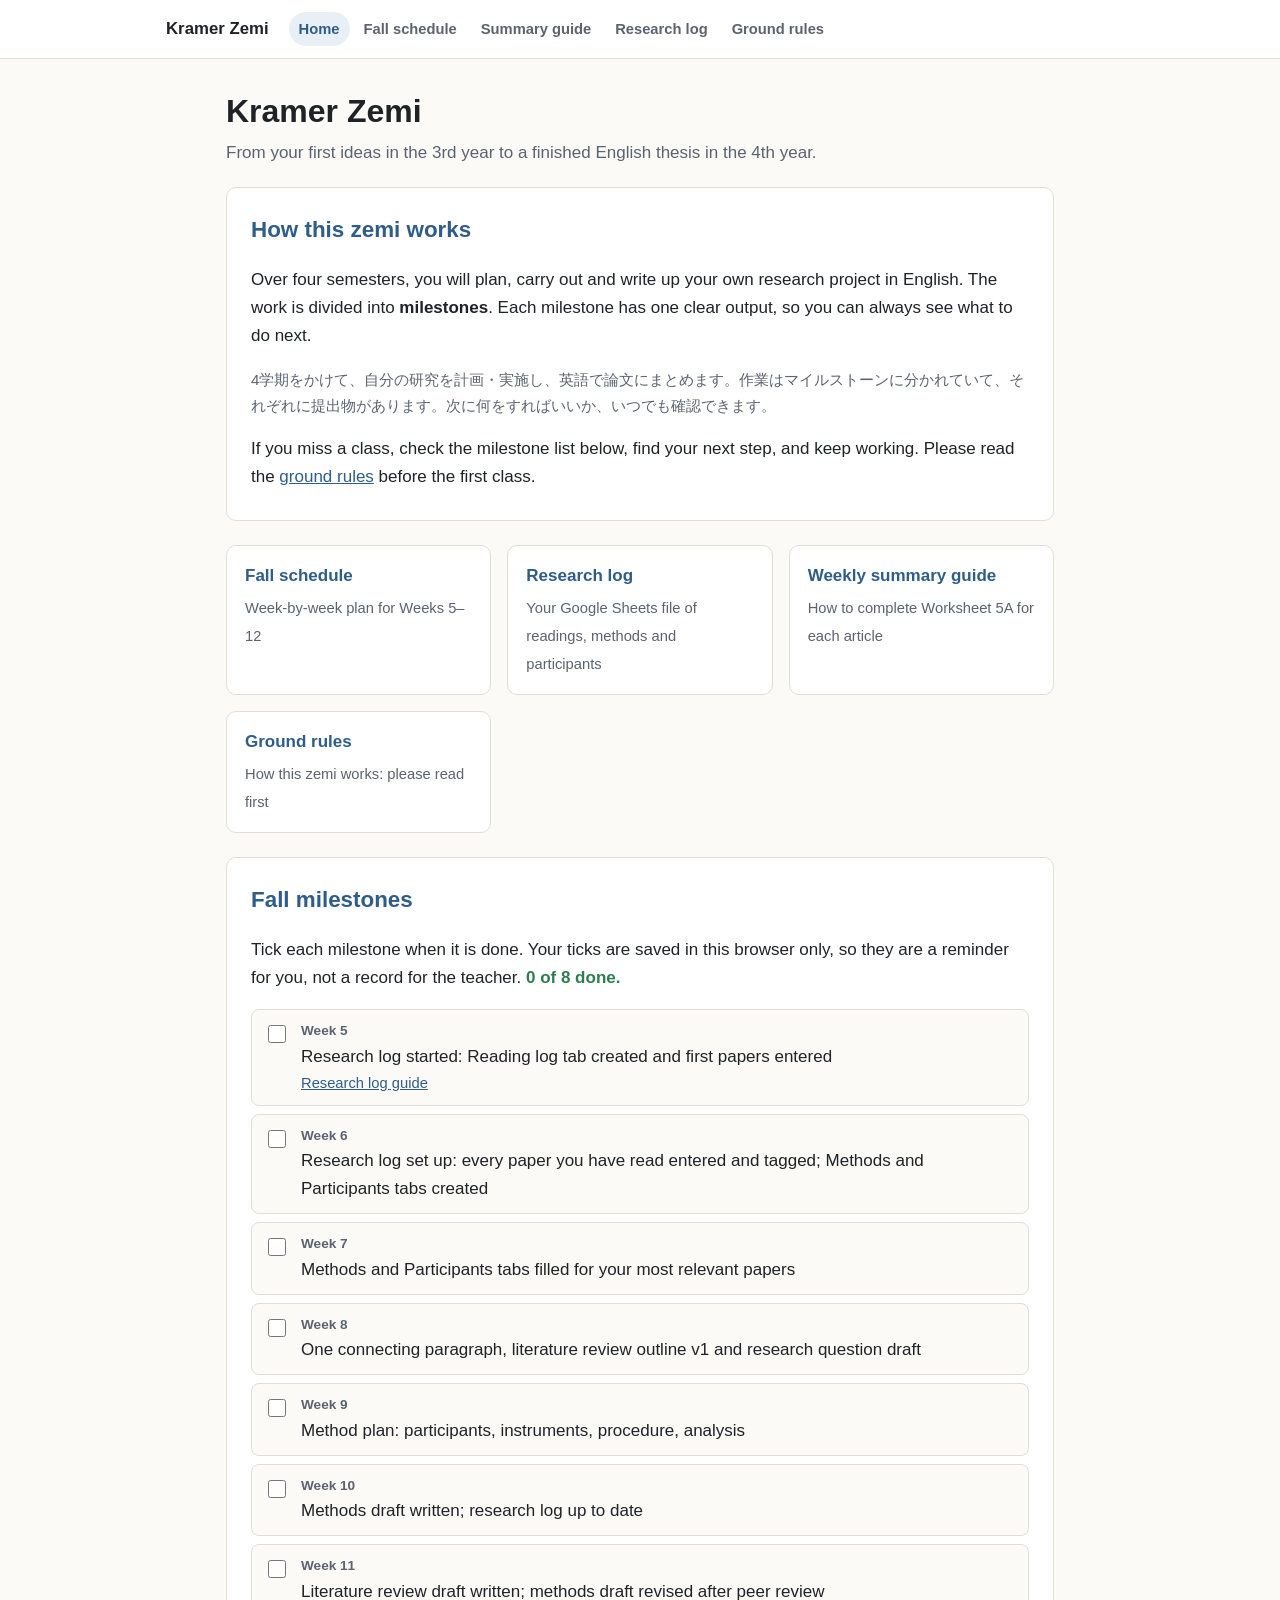
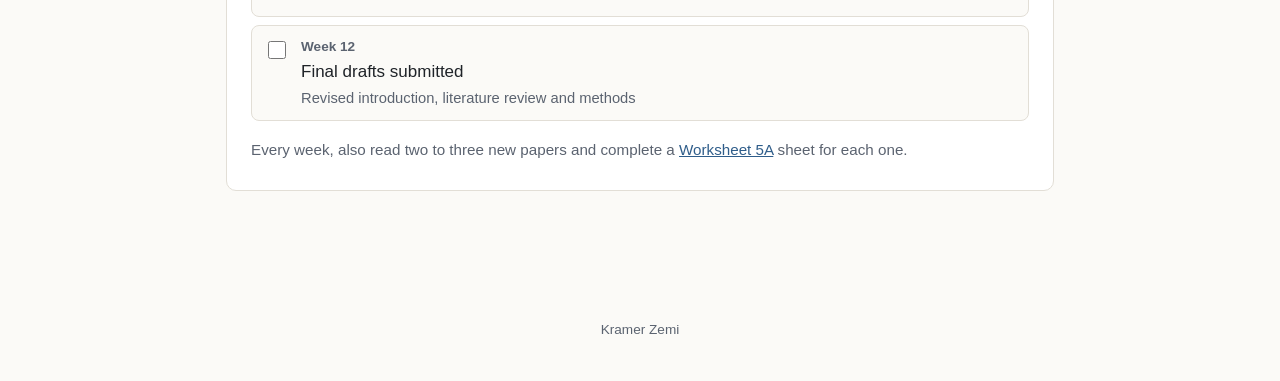
<file: index.html>
<!doctype html>
<html lang="en">
<head>
<meta charset="utf-8">
<meta name="viewport" content="width=device-width, initial-scale=1">
<title>Kramer Zemi</title>
<meta name="description" content="Course site for the Kramer Zemi (applied linguistics): milestones, schedules, worksheets and guides for the thesis project.">
<link rel="stylesheet" href="assets/style.css">
</head>
<body>
<header class="site-header"><div class="inner">
  <a class="brand" href="index.html">Kramer Zemi</a>
  <nav class="site-nav">
    <a href="index.html" aria-current="page">Home</a>
    <a href="fall.html">Fall schedule</a>
    <a href="summary-guide.html">Summary guide</a>
    <a href="research-log.html">Research log</a>
    <a href="ground-rules.html">Ground rules</a>
  </nav>
</div></header>

<main class="wrap">
<div class="page-head">
  <h1>Kramer Zemi</h1>
  <p>From your first ideas in the 3rd year to a finished English thesis in the 4th year.</p>
</div>

<section>
  <h2>How this zemi works</h2>
  <p>Over four semesters, you will plan, carry out and write up your own research project in English. The work is divided into <strong>milestones</strong>. Each milestone has one clear output, so you can always see what to do next.</p>
  <p class="jp">4学期をかけて、自分の研究を計画・実施し、英語で論文にまとめます。作業はマイルストーンに分かれていて、それぞれに提出物があります。次に何をすればいいか、いつでも確認できます。</p>
  <p>If you miss a class, check the milestone list below, find your next step, and keep working. Please read the <a href="ground-rules.html">ground rules</a> before the first class.</p>
</section>

<div class="cards">
  <a class="card" href="fall.html"><strong>Fall schedule</strong><span>Week-by-week plan for Weeks 5–12</span></a>
  <a class="card" href="research-log.html"><strong>Research log</strong><span>Your Google Sheets file of readings, methods and participants</span></a>
  <a class="card" href="summary-guide.html"><strong>Weekly summary guide</strong><span>How to complete Worksheet 5A for each article</span></a>
  <a class="card" href="ground-rules.html"><strong>Ground rules</strong><span>How this zemi works: please read first</span></a>
</div>

<section id="milestones">
  <h2>Fall milestones</h2>
  <p>Tick each milestone when it is done. Your ticks are saved in this browser only, so they are a reminder for you, not a record for the teacher. <span class="progress" id="progress"></span></p>
  <ol class="milestones">
    <li><label><input type="checkbox" data-id="c05"><span><span class="when">Week 5</span><span class="title">Research log started: Reading log tab created and first papers entered</span><span class="what"><a href="research-log.html">Research log guide</a></span></span></label></li>
    <li><label><input type="checkbox" data-id="c06"><span><span class="when">Week 6</span><span class="title">Research log set up: every paper you have read entered and tagged; Methods and Participants tabs created</span></span></label></li>
    <li><label><input type="checkbox" data-id="c07"><span><span class="when">Week 7</span><span class="title">Methods and Participants tabs filled for your most relevant papers</span></span></label></li>
    <li><label><input type="checkbox" data-id="c08"><span><span class="when">Week 8</span><span class="title">One connecting paragraph, literature review outline v1 and research question draft</span></span></label></li>
    <li><label><input type="checkbox" data-id="c09"><span><span class="when">Week 9</span><span class="title">Method plan: participants, instruments, procedure, analysis</span></span></label></li>
    <li><label><input type="checkbox" data-id="c10"><span><span class="when">Week 10</span><span class="title">Methods draft written; research log up to date</span></span></label></li>
    <li><label><input type="checkbox" data-id="c11"><span><span class="when">Week 11</span><span class="title">Literature review draft written; methods draft revised after peer review</span></span></label></li>
    <li><label><input type="checkbox" data-id="c12"><span><span class="when">Week 12</span><span class="title">Final drafts submitted</span><span class="what">Revised introduction, literature review and methods</span></span></label></li>
  </ol>
  <p class="jp">Every week, also read two to three new papers and complete a <a href="summary-guide.html">Worksheet 5A</a> sheet for each one.</p>
</section>
</main>

<footer class="site-footer">Kramer Zemi</footer>

<script>
(function () {
  var KEY = 'zemi-milestones-fall2026-v2';
  var saved = {};
  try { saved = JSON.parse(localStorage.getItem(KEY) || '{}'); } catch (e) { saved = {}; }
  var boxes = document.querySelectorAll('ol.milestones input[type=checkbox]');
  function update() {
    var done = 0;
    boxes.forEach(function (b) {
      b.closest('li').classList.toggle('done', b.checked);
      if (b.checked) done++;
    });
    document.getElementById('progress').textContent = done + ' of ' + boxes.length + ' done.';
  }
  boxes.forEach(function (b) {
    b.checked = !!saved[b.dataset.id];
    b.addEventListener('change', function () {
      saved[b.dataset.id] = b.checked;
      try { localStorage.setItem(KEY, JSON.stringify(saved)); } catch (e) {}
      update();
    });
  });
  update();
})();
</script>
</body>
</html>
</file>
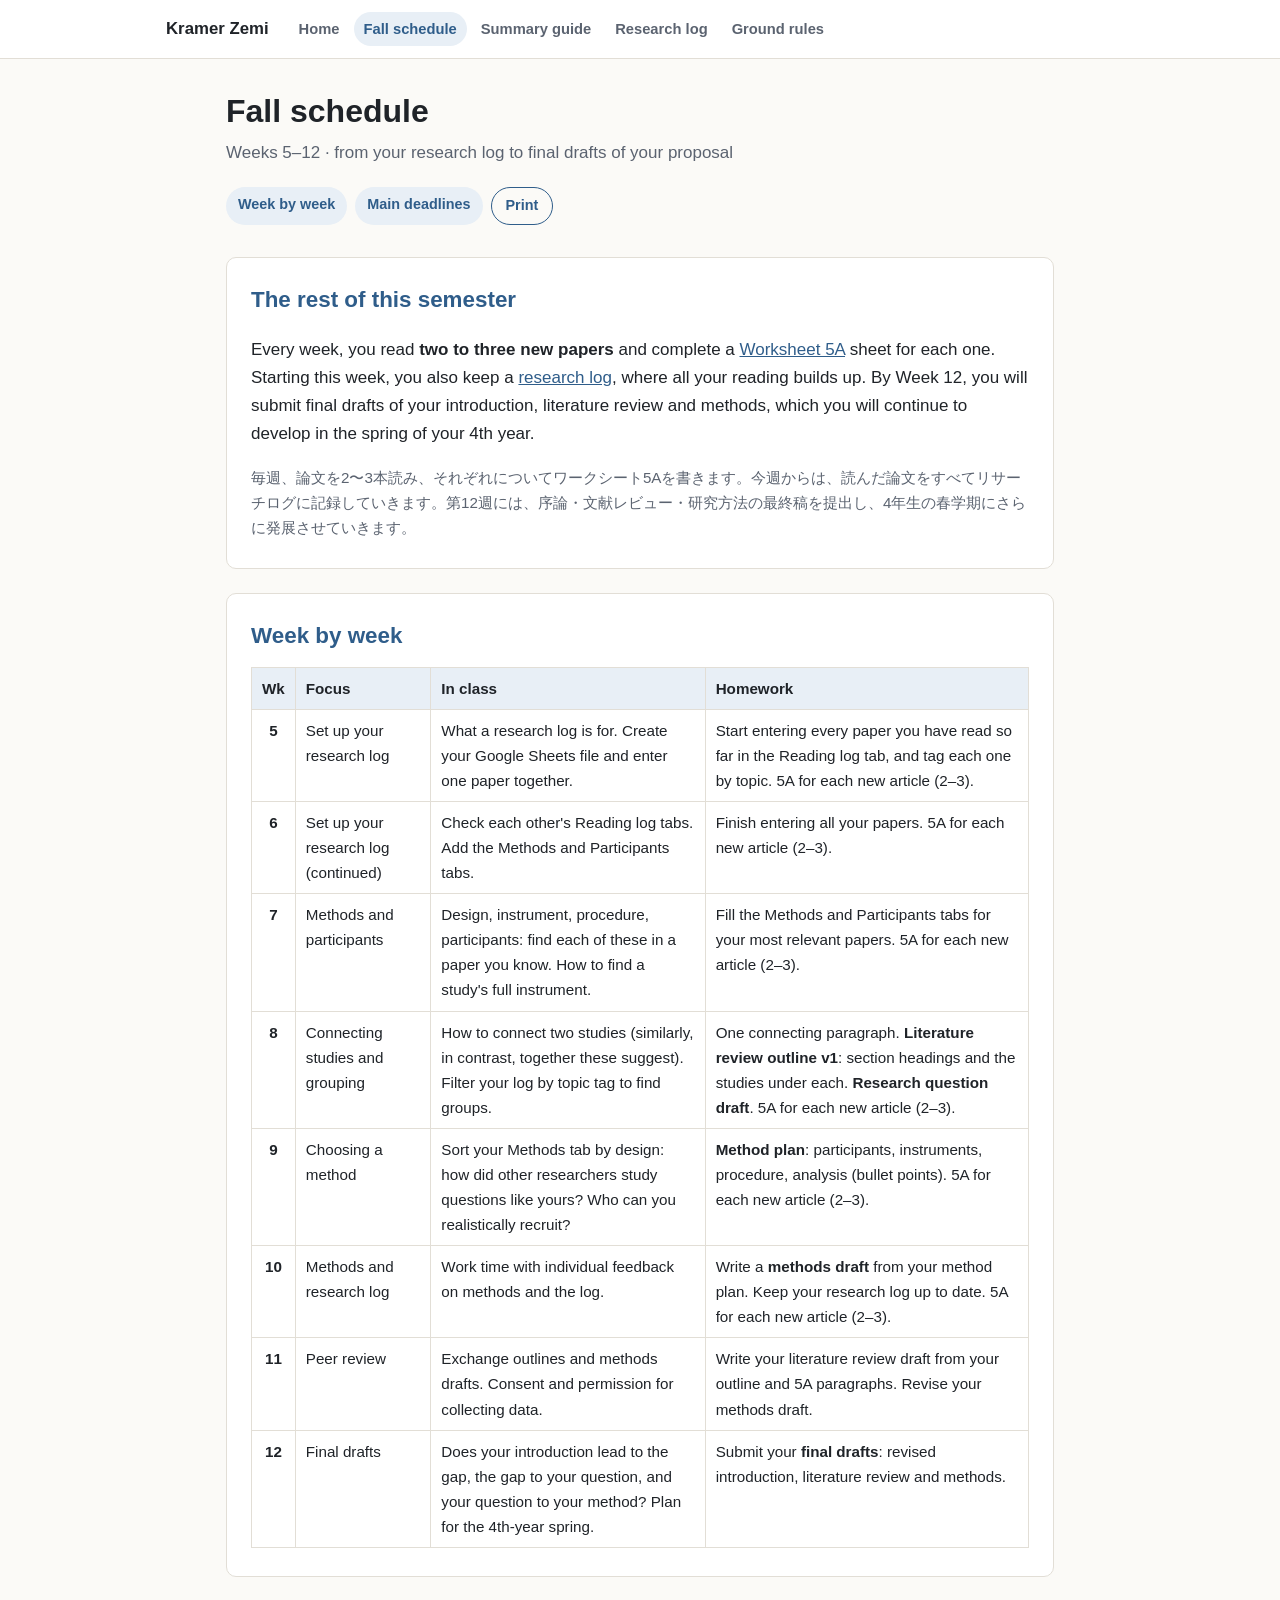
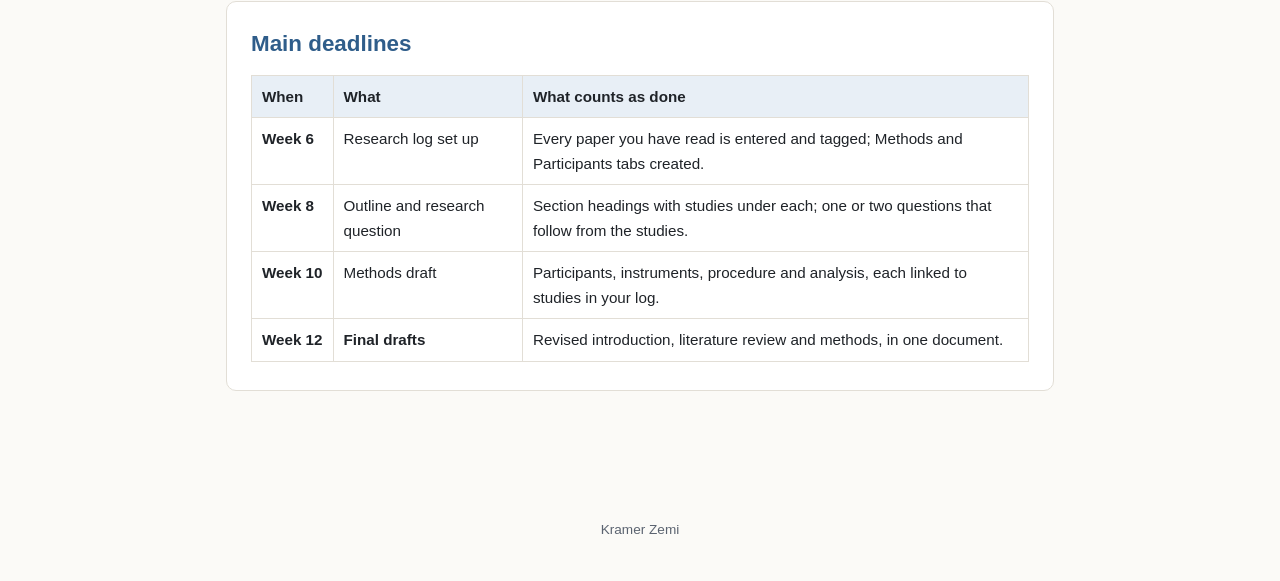
<file: fall.html>
<!doctype html>
<html lang="en">
<head>
<meta charset="utf-8">
<meta name="viewport" content="width=device-width, initial-scale=1">
<title>Fall Schedule</title>
<meta name="description" content="Fall semester schedule, Weeks 5 to 12: from the research log to final drafts of the proposal.">
<link rel="stylesheet" href="assets/style.css">
</head>
<body>
<header class="site-header"><div class="inner">
  <a class="brand" href="index.html">Kramer Zemi</a>
  <nav class="site-nav">
    <a href="index.html">Home</a>
    <a href="fall.html" aria-current="page">Fall schedule</a>
    <a href="summary-guide.html">Summary guide</a>
    <a href="research-log.html">Research log</a>
    <a href="ground-rules.html">Ground rules</a>
  </nav>
</div></header>

<main class="wrap">
<div class="page-head">
  <h1>Fall schedule</h1>
  <p>Weeks 5–12 · from your research log to final drafts of your proposal</p>
  <nav class="toc">
    <a href="#schedule">Week by week</a>
    <a href="#deadlines">Main deadlines</a>
    <button class="btn" onclick="window.print()">Print</button>
  </nav>
</div>

<section>
  <h2>The rest of this semester</h2>
  <p>Every week, you read <strong>two to three new papers</strong> and complete a <a href="summary-guide.html">Worksheet 5A</a> sheet for each one. Starting this week, you also keep a <a href="research-log.html">research log</a>, where all your reading builds up. By Week 12, you will submit final drafts of your introduction, literature review and methods, which you will continue to develop in the spring of your 4th year.</p>
  <p class="jp">毎週、論文を2〜3本読み、それぞれについてワークシート5Aを書きます。今週からは、読んだ論文をすべてリサーチログに記録していきます。第12週には、序論・文献レビュー・研究方法の最終稿を提出し、4年生の春学期にさらに発展させていきます。</p>
</section>

<section id="schedule">
  <h2>Week by week</h2>
  <div class="table-wrap">
  <table>
    <thead><tr><th>Wk</th><th>Focus</th><th>In class</th><th>Homework</th></tr></thead>
    <tbody>
      <tr><td class="wk">5</td><td>Set up your research log</td><td>What a research log is for. Create your Google Sheets file and enter one paper together.</td><td>Start entering every paper you have read so far in the Reading log tab, and tag each one by topic. 5A for each new article (2–3).</td></tr>
      <tr><td class="wk">6</td><td>Set up your research log (continued)</td><td>Check each other's Reading log tabs. Add the Methods and Participants tabs.</td><td>Finish entering all your papers. 5A for each new article (2–3).</td></tr>
      <tr><td class="wk">7</td><td>Methods and participants</td><td>Design, instrument, procedure, participants: find each of these in a paper you know. How to find a study's full instrument.</td><td>Fill the Methods and Participants tabs for your most relevant papers. 5A for each new article (2–3).</td></tr>
      <tr><td class="wk">8</td><td>Connecting studies and grouping</td><td>How to connect two studies (similarly, in contrast, together these suggest). Filter your log by topic tag to find groups.</td><td>One connecting paragraph. <strong>Literature review outline v1</strong>: section headings and the studies under each. <strong>Research question draft</strong>. 5A for each new article (2–3).</td></tr>
      <tr><td class="wk">9</td><td>Choosing a method</td><td>Sort your Methods tab by design: how did other researchers study questions like yours? Who can you realistically recruit?</td><td><strong>Method plan</strong>: participants, instruments, procedure, analysis (bullet points). 5A for each new article (2–3).</td></tr>
      <tr><td class="wk">10</td><td>Methods and research log</td><td>Work time with individual feedback on methods and the log.</td><td>Write a <strong>methods draft</strong> from your method plan. Keep your research log up to date. 5A for each new article (2–3).</td></tr>
      <tr><td class="wk">11</td><td>Peer review</td><td>Exchange outlines and methods drafts. Consent and permission for collecting data.</td><td>Write your literature review draft from your outline and 5A paragraphs. Revise your methods draft.</td></tr>
      <tr><td class="wk">12</td><td>Final drafts</td><td>Does your introduction lead to the gap, the gap to your question, and your question to your method? Plan for the 4th-year spring.</td><td>Submit your <strong>final drafts</strong>: revised introduction, literature review and methods.</td></tr>
    </tbody>
  </table>
  </div>
</section>

<section id="deadlines">
  <h2>Main deadlines</h2>
  <div class="table-wrap">
  <table>
    <thead><tr><th>When</th><th>What</th><th>What counts as done</th></tr></thead>
    <tbody>
      <tr><td class="row-name">Week 6</td><td>Research log set up</td><td>Every paper you have read is entered and tagged; Methods and Participants tabs created.</td></tr>
      <tr><td class="row-name">Week 8</td><td>Outline and research question</td><td>Section headings with studies under each; one or two questions that follow from the studies.</td></tr>
      <tr><td class="row-name">Week 10</td><td>Methods draft</td><td>Participants, instruments, procedure and analysis, each linked to studies in your log.</td></tr>
      <tr><td class="row-name">Week 12</td><td><strong>Final drafts</strong></td><td>Revised introduction, literature review and methods, in one document.</td></tr>
    </tbody>
  </table>
  </div>
</section>
</main>

<footer class="site-footer">Kramer Zemi</footer>
</body>
</html>
</file>
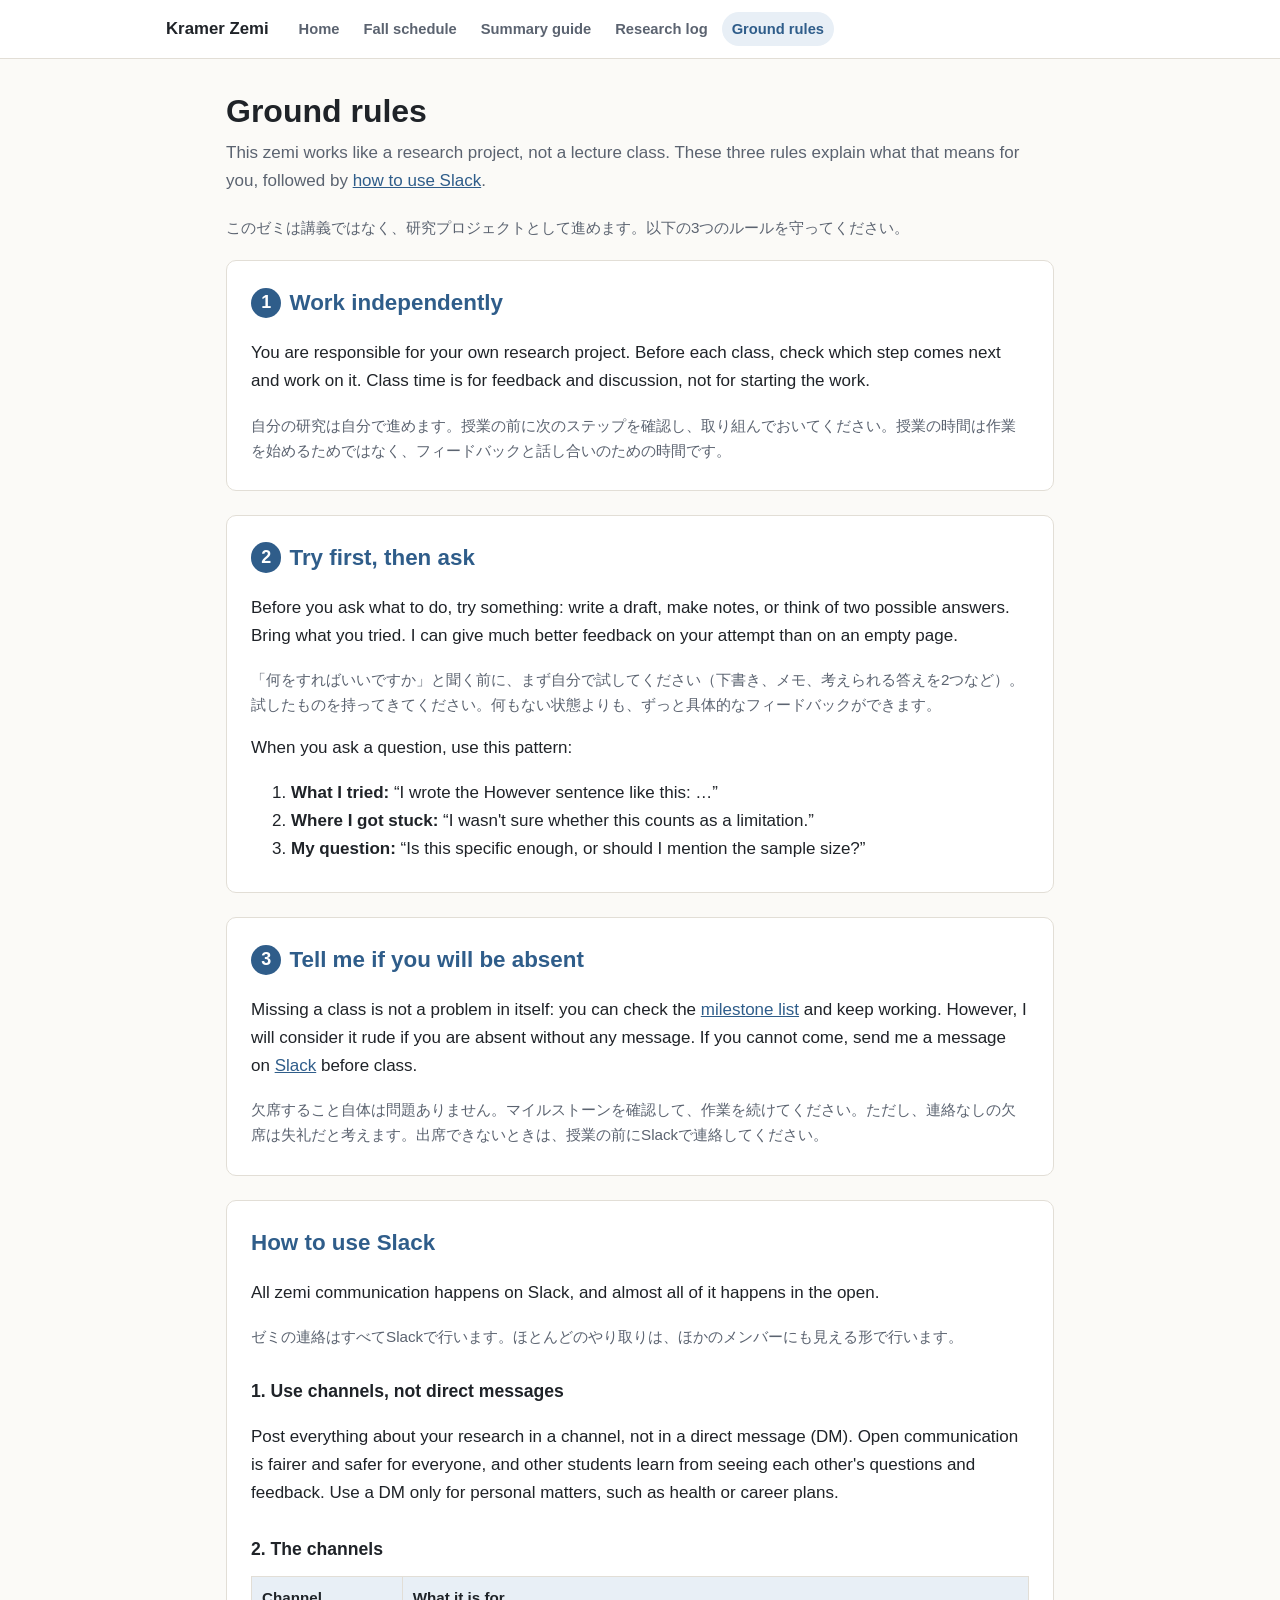
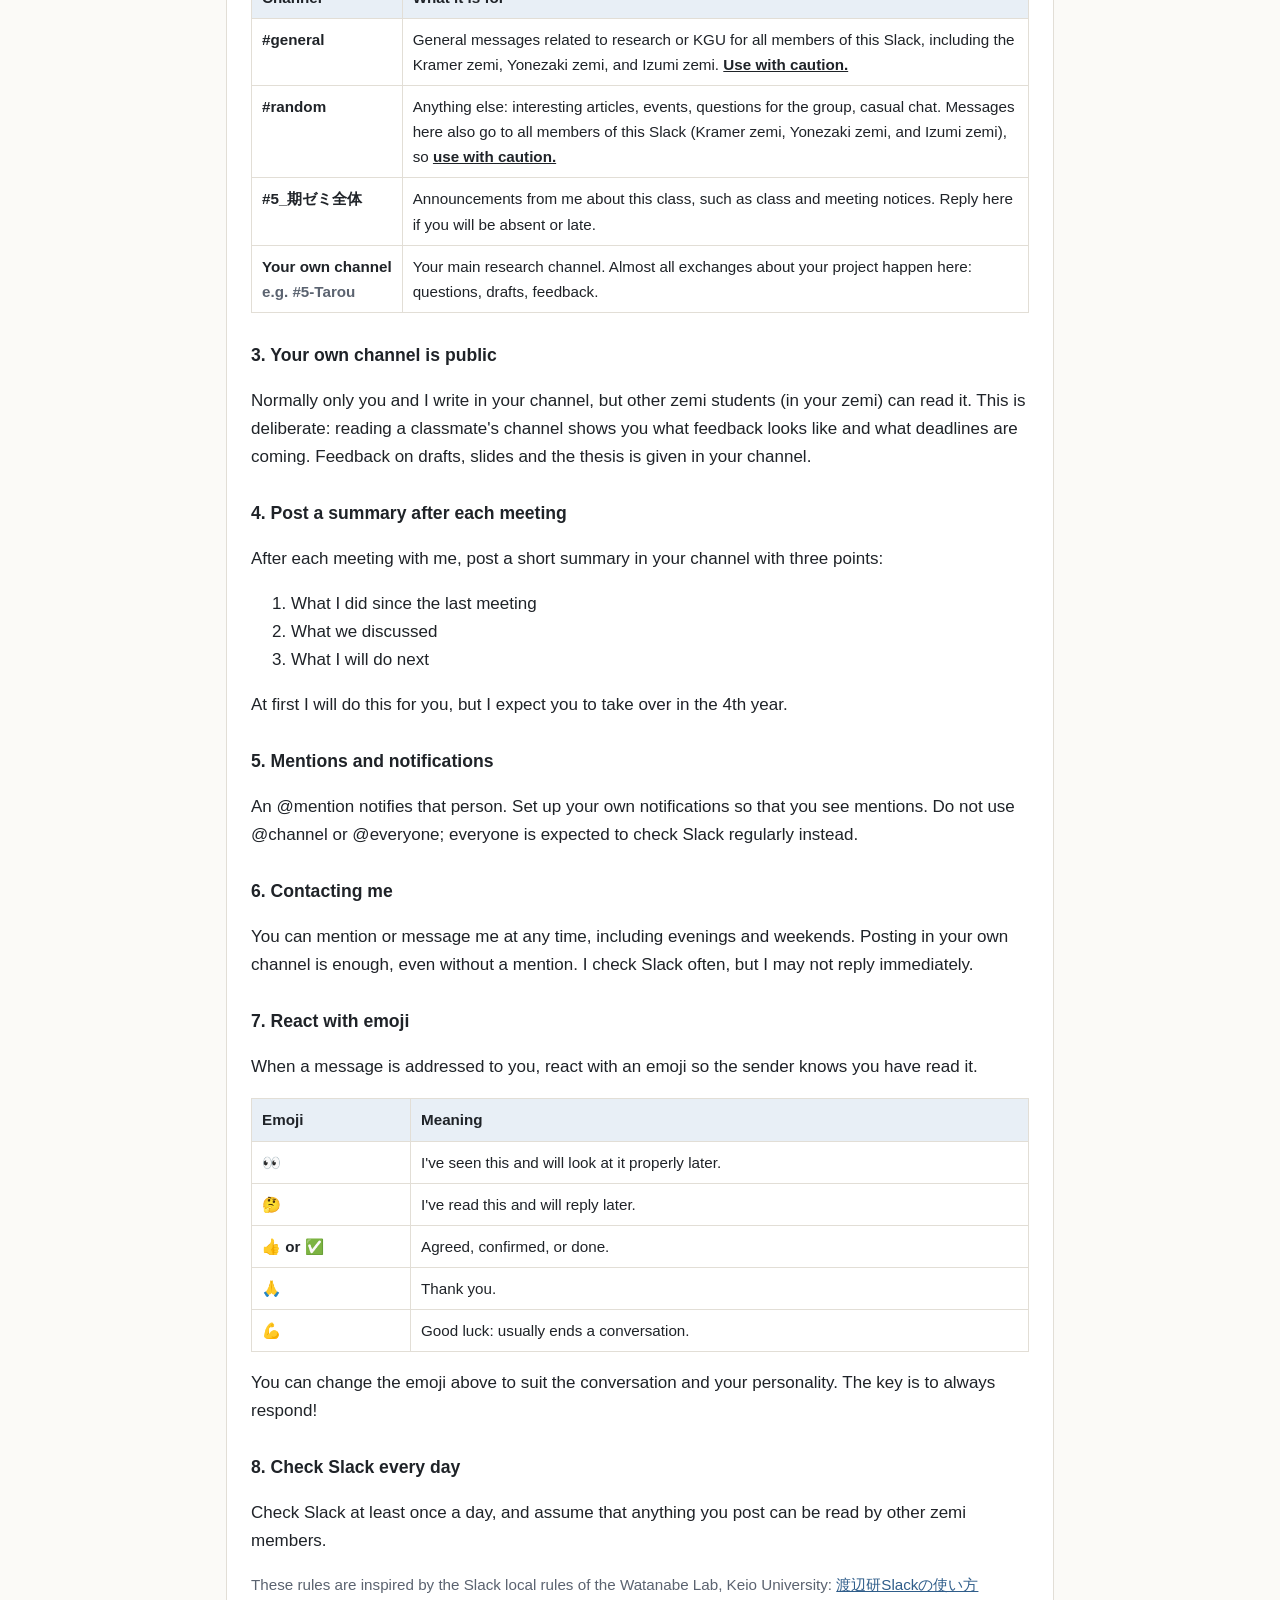
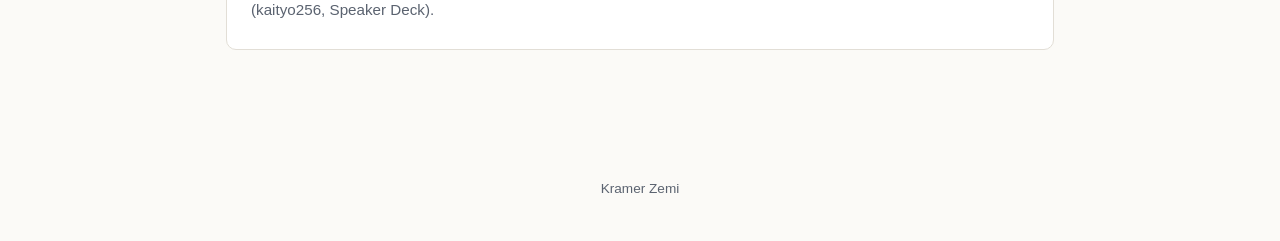
<file: ground-rules.html>
<!doctype html>
<html lang="en">
<head>
<meta charset="utf-8">
<meta name="viewport" content="width=device-width, initial-scale=1">
<title>Ground Rules</title>
<meta name="description" content="Ground rules for the applied linguistics zemi.">
<link rel="stylesheet" href="assets/style.css">
</head>
<body>
<header class="site-header"><div class="inner">
  <a class="brand" href="index.html">Kramer Zemi</a>
  <nav class="site-nav">
    <a href="index.html">Home</a>
    <a href="fall.html">Fall schedule</a>
    <a href="summary-guide.html">Summary guide</a>
    <a href="research-log.html">Research log</a>
    <a href="ground-rules.html" aria-current="page">Ground rules</a>
  </nav>
</div></header>

<main class="wrap">
<div class="page-head">
  <h1>Ground rules</h1>
  <p>This zemi works like a research project, not a lecture class. These three rules explain what that means for you, followed by <a href="#slack">how to use Slack</a>.</p>
  <p class="jp">このゼミは講義ではなく、研究プロジェクトとして進めます。以下の3つのルールを守ってください。</p>
</div>

<section>
  <h2><span class="num">1</span>Work independently</h2>
  <p>You are responsible for your own research project. Before each class, check which step comes next and work on it. Class time is for feedback and discussion, not for starting the work.</p>
  <p class="jp">自分の研究は自分で進めます。授業の前に次のステップを確認し、取り組んでおいてください。授業の時間は作業を始めるためではなく、フィードバックと話し合いのための時間です。</p>
</section>

<section>
  <h2><span class="num">2</span>Try first, then ask</h2>
  <p>Before you ask what to do, try something: write a draft, make notes, or think of two possible answers. Bring what you tried. I can give much better feedback on your attempt than on an empty page.</p>
  <p class="jp">「何をすればいいですか」と聞く前に、まず自分で試してください（下書き、メモ、考えられる答えを2つなど）。試したものを持ってきてください。何もない状態よりも、ずっと具体的なフィードバックができます。</p>
  <p>When you ask a question, use this pattern:</p>
  <ol>
    <li><strong>What I tried:</strong> “I wrote the However sentence like this: …”</li>
    <li><strong>Where I got stuck:</strong> “I wasn't sure whether this counts as a limitation.”</li>
    <li><strong>My question:</strong> “Is this specific enough, or should I mention the sample size?”</li>
  </ol>
</section>

<section>
  <h2><span class="num">3</span>Tell me if you will be absent</h2>
  <p>Missing a class is not a problem in itself: you can check the <a href="index.html#milestones">milestone list</a> and keep working. However, I will consider it rude if you are absent without any message. If you cannot come, send me a message on <a href="#slack">Slack</a> before class.</p>
  <p class="jp">欠席すること自体は問題ありません。マイルストーンを確認して、作業を続けてください。ただし、連絡なしの欠席は失礼だと考えます。出席できないときは、授業の前にSlackで連絡してください。</p>
</section>

<section id="slack">
  <h2>How to use Slack</h2>
  <p>All zemi communication happens on Slack, and almost all of it happens in the open.</p>
  <p class="jp">ゼミの連絡はすべてSlackで行います。ほとんどのやり取りは、ほかのメンバーにも見える形で行います。</p>

  <h3>1. Use channels, not direct messages</h3>
  <p>Post everything about your research in a channel, not in a direct message (DM). Open communication is fairer and safer for everyone, and other students learn from seeing each other's questions and feedback. Use a DM only for personal matters, such as health or career plans.</p>

  <h3>2. The channels</h3>
  <div class="table-wrap">
  <table>
    <thead><tr><th>Channel</th><th>What it is for</th></tr></thead>
    <tbody>
      <tr><td class="row-name">#general</td><td>General messages related to research or KGU for all members of this Slack, including the Kramer zemi, Yonezaki zemi, and Izumi zemi. <strong><u>Use with caution.</u></strong></td></tr>
      <tr><td class="row-name">#random</td><td>Anything else: interesting articles, events, questions for the group, casual chat. Messages here also go to all members of this Slack (Kramer zemi, Yonezaki zemi, and Izumi zemi), so <strong><u>use with caution.</u></strong></td></tr>
      <tr><td class="row-name">#5_期ゼミ全体</td><td>Announcements from me about this class, such as class and meeting notices. Reply here if you will be absent or late.</td></tr>
      <tr><td class="row-name">Your own channel<br><span class="jp">e.g. #5-Tarou</span></td><td>Your main research channel. Almost all exchanges about your project happen here: questions, drafts, feedback.</td></tr>
    </tbody>
  </table>
  </div>

  <h3>3. Your own channel is public</h3>
  <p>Normally only you and I write in your channel, but other zemi students (in your zemi) can read it. This is deliberate: reading a classmate's channel shows you what feedback looks like and what deadlines are coming. Feedback on drafts, slides and the thesis is given in your channel.</p>

  <h3>4. Post a summary after each meeting</h3>
  <p>After each meeting with me, post a short summary in your channel with three points:</p>
  <ol>
    <li>What I did since the last meeting</li>
    <li>What we discussed</li>
    <li>What I will do next</li>
  </ol>
  <p>At first I will do this for you, but I expect you to take over in the 4th year.</p>

  <h3>5. Mentions and notifications</h3>
  <p>An @mention notifies that person. Set up your own notifications so that you see mentions. Do not use @channel or @everyone; everyone is expected to check Slack regularly instead.</p>

  <h3>6. Contacting me</h3>
  <p>You can mention or message me at any time, including evenings and weekends. Posting in your own channel is enough, even without a mention. I check Slack often, but I may not reply immediately.</p>

  <h3>7. React with emoji</h3>
  <p>When a message is addressed to you, react with an emoji so the sender knows you have read it.</p>
  <div class="table-wrap">
  <table>
    <thead><tr><th>Emoji</th><th>Meaning</th></tr></thead>
    <tbody>
      <tr><td class="row-name">👀</td><td>I've seen this and will look at it properly later.</td></tr>
      <tr><td class="row-name">🤔</td><td>I've read this and will reply later.</td></tr>
      <tr><td class="row-name">👍 or ✅</td><td>Agreed, confirmed, or done.</td></tr>
      <tr><td class="row-name">🙏</td><td>Thank you.</td></tr>
      <tr><td class="row-name">💪</td><td>Good luck: usually ends a conversation.</td></tr>
    </tbody>
  </table>
  </div>
  <p>You can change the emoji above to suit the conversation and your personality. The key is to always respond!</p>

  <h3>8. Check Slack every day</h3>
  <p>Check Slack at least once a day, and assume that anything you post can be read by other zemi members.</p>

  <p class="jp">These rules are inspired by the Slack local rules of the Watanabe Lab, Keio University: <a href="https://speakerdeck.com/kaityo256/slack-local-rule?slide=7">渡辺研Slackの使い方</a> (kaityo256, Speaker Deck).</p>
</section>
</main>

<footer class="site-footer">Kramer Zemi</footer>
</body>
</html>
</file>
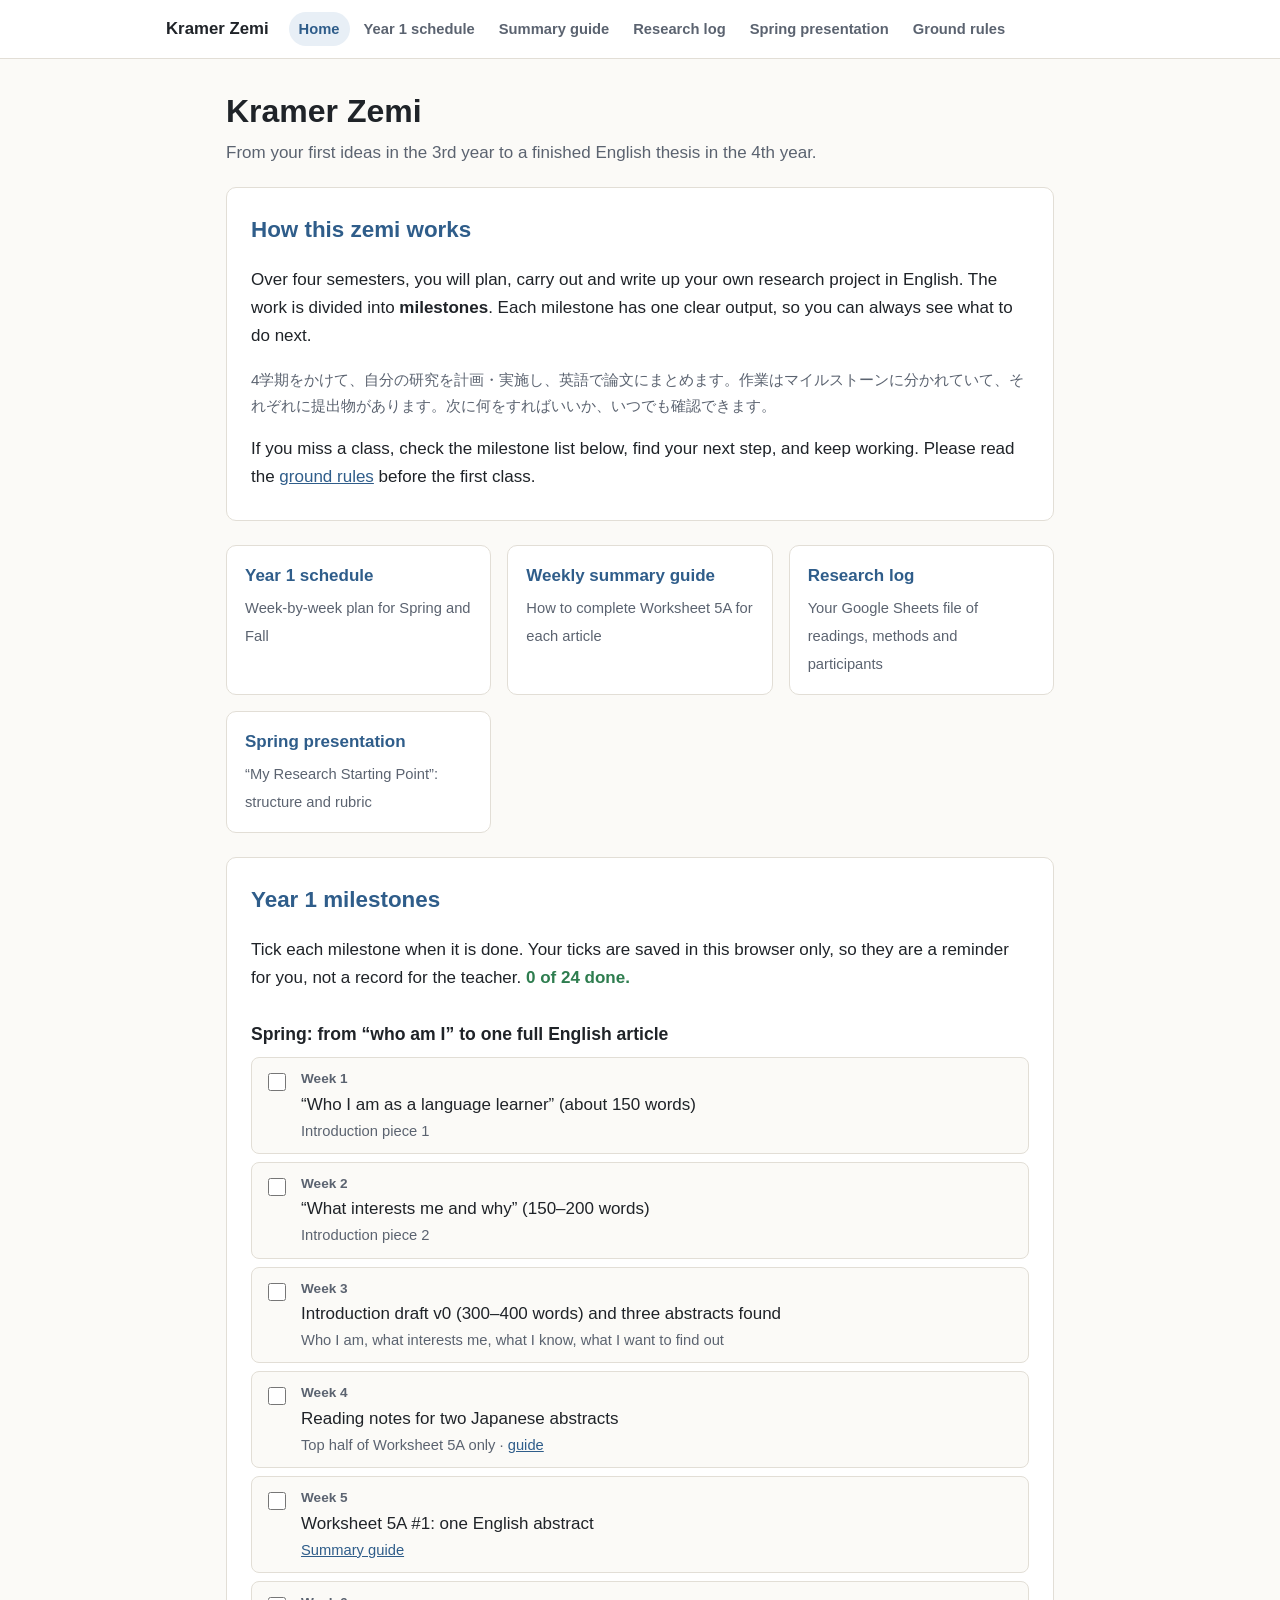
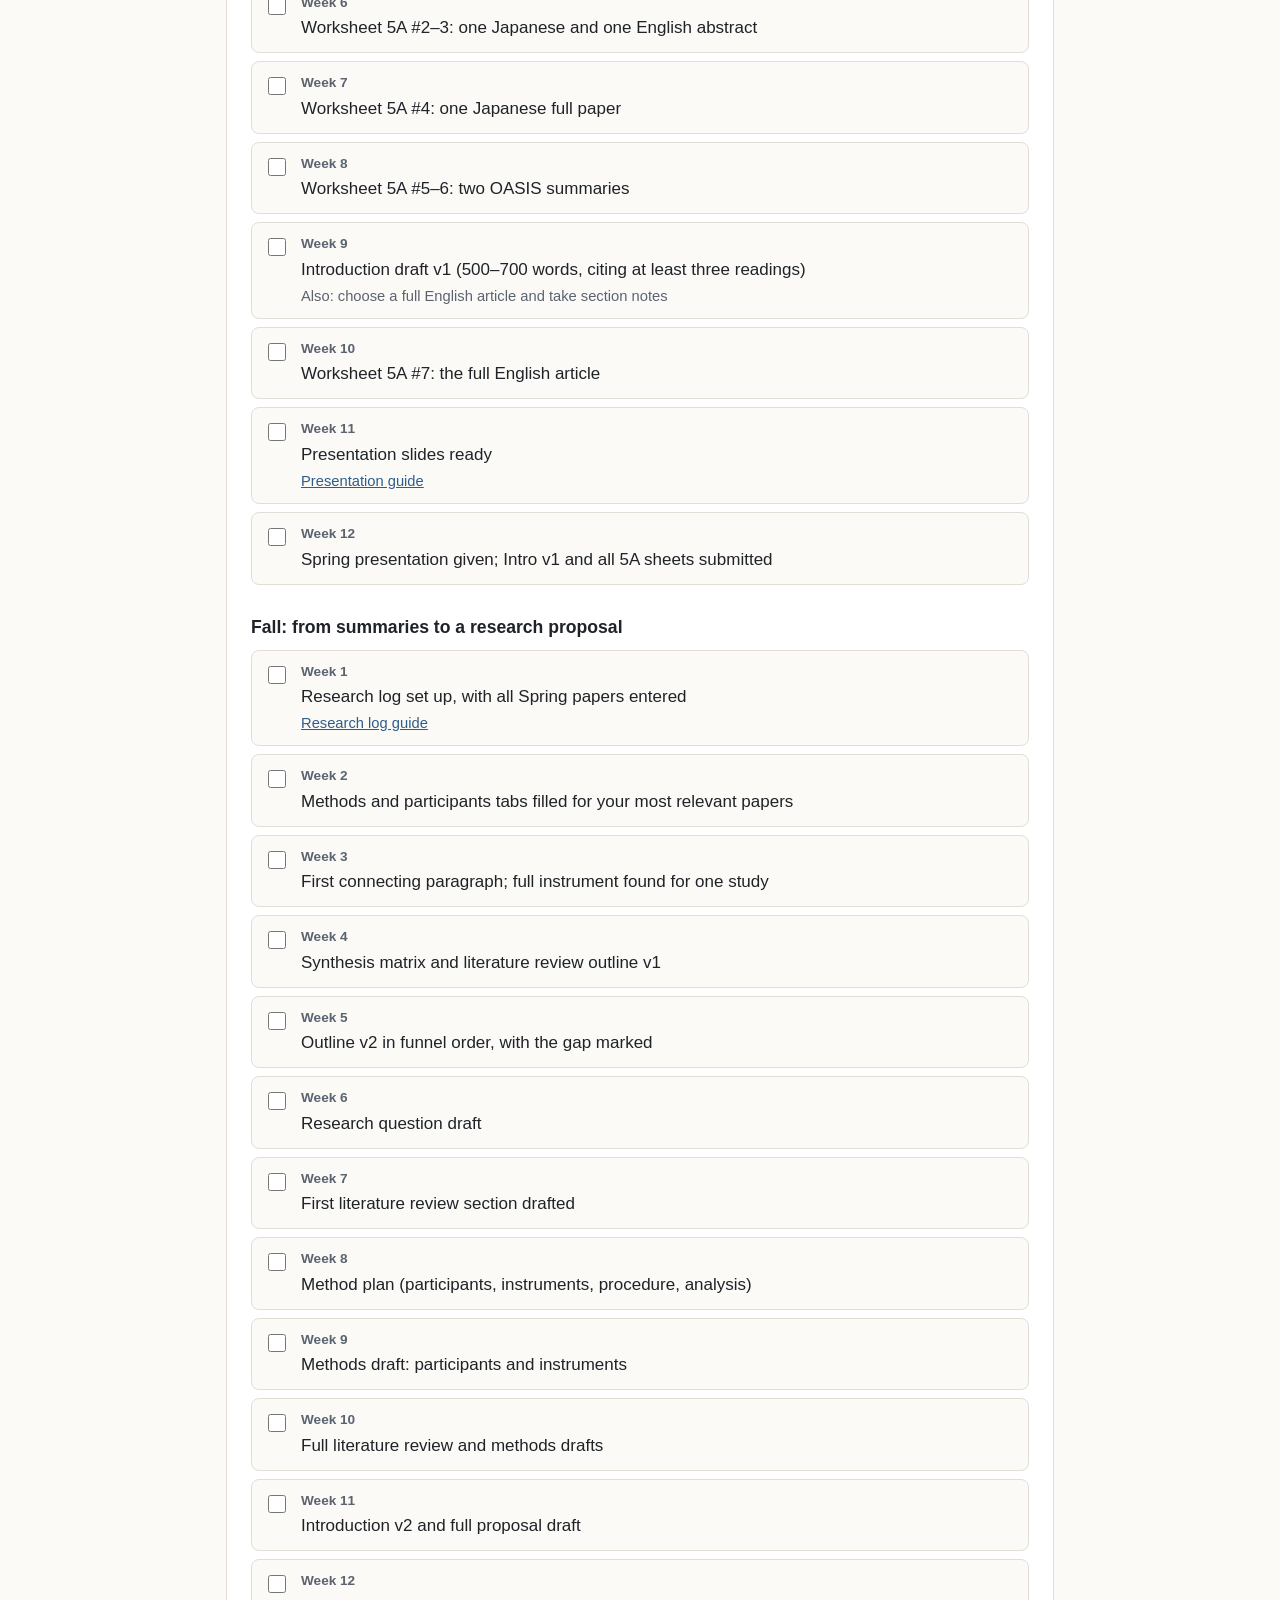
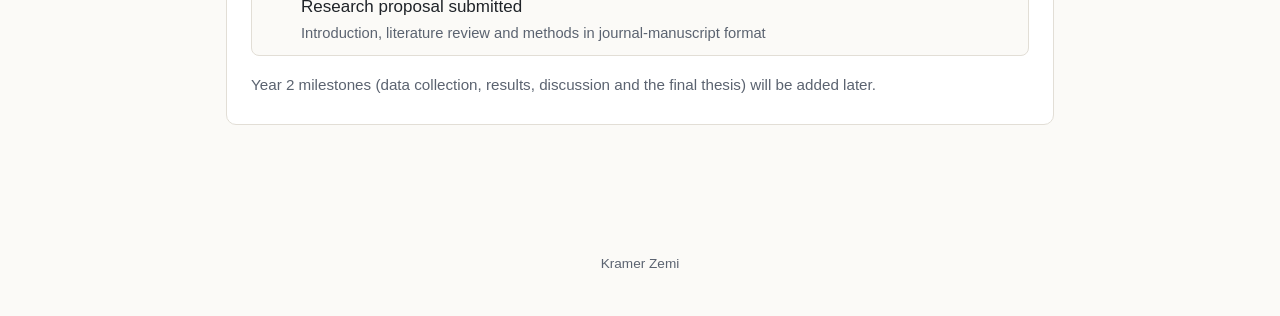
<file: index-full.html>
<!doctype html>
<html lang="en">
<head>
<meta charset="utf-8">
<meta name="viewport" content="width=device-width, initial-scale=1">
<title>Kramer Zemi</title>
<meta name="description" content="Course site for the Kramer Zemi (applied linguistics): milestones, schedules, worksheets and guides for the thesis project.">
<link rel="stylesheet" href="assets/style.css">
</head>
<body>
<header class="site-header"><div class="inner">
  <a class="brand" href="index.html">Kramer Zemi</a>
  <nav class="site-nav">
    <a href="index.html" aria-current="page">Home</a>
    <a href="year1.html">Year 1 schedule</a>
    <a href="summary-guide.html">Summary guide</a>
    <a href="research-log.html">Research log</a>
    <a href="presentation.html">Spring presentation</a>
    <a href="ground-rules.html">Ground rules</a>
  </nav>
</div></header>

<main class="wrap">
<div class="page-head">
  <h1>Kramer Zemi</h1>
  <p>From your first ideas in the 3rd year to a finished English thesis in the 4th year.</p>
</div>

<section>
  <h2>How this zemi works</h2>
  <p>Over four semesters, you will plan, carry out and write up your own research project in English. The work is divided into <strong>milestones</strong>. Each milestone has one clear output, so you can always see what to do next.</p>
  <p class="jp">4学期をかけて、自分の研究を計画・実施し、英語で論文にまとめます。作業はマイルストーンに分かれていて、それぞれに提出物があります。次に何をすればいいか、いつでも確認できます。</p>
  <p>If you miss a class, check the milestone list below, find your next step, and keep working. Please read the <a href="ground-rules.html">ground rules</a> before the first class.</p>
</section>

<div class="cards">
  <a class="card" href="year1.html"><strong>Year 1 schedule</strong><span>Week-by-week plan for Spring and Fall</span></a>
  <a class="card" href="summary-guide.html"><strong>Weekly summary guide</strong><span>How to complete Worksheet 5A for each article</span></a>
  <a class="card" href="research-log.html"><strong>Research log</strong><span>Your Google Sheets file of readings, methods and participants</span></a>
  <a class="card" href="presentation.html"><strong>Spring presentation</strong><span>“My Research Starting Point”: structure and rubric</span></a>
</div>

<section id="milestones">
  <h2>Year 1 milestones</h2>
  <p>Tick each milestone when it is done. Your ticks are saved in this browser only, so they are a reminder for you, not a record for the teacher. <span class="progress" id="progress"></span></p>

  <h3>Spring: from “who am I” to one full English article</h3>
  <ol class="milestones">
    <li><label><input type="checkbox" data-id="s01"><span><span class="when">Week 1</span><span class="title">“Who I am as a language learner” (about 150 words)</span><span class="what">Introduction piece 1</span></span></label></li>
    <li><label><input type="checkbox" data-id="s02"><span><span class="when">Week 2</span><span class="title">“What interests me and why” (150–200 words)</span><span class="what">Introduction piece 2</span></span></label></li>
    <li><label><input type="checkbox" data-id="s03"><span><span class="when">Week 3</span><span class="title">Introduction draft v0 (300–400 words) and three abstracts found</span><span class="what">Who I am, what interests me, what I know, what I want to find out</span></span></label></li>
    <li><label><input type="checkbox" data-id="s04"><span><span class="when">Week 4</span><span class="title">Reading notes for two Japanese abstracts</span><span class="what">Top half of Worksheet 5A only · <a href="summary-guide.html#notes">guide</a></span></span></label></li>
    <li><label><input type="checkbox" data-id="s05"><span><span class="when">Week 5</span><span class="title">Worksheet 5A #1: one English abstract</span><span class="what"><a href="summary-guide.html">Summary guide</a></span></span></label></li>
    <li><label><input type="checkbox" data-id="s06"><span><span class="when">Week 6</span><span class="title">Worksheet 5A #2–3: one Japanese and one English abstract</span></span></label></li>
    <li><label><input type="checkbox" data-id="s07"><span><span class="when">Week 7</span><span class="title">Worksheet 5A #4: one Japanese full paper</span></span></label></li>
    <li><label><input type="checkbox" data-id="s08"><span><span class="when">Week 8</span><span class="title">Worksheet 5A #5–6: two OASIS summaries</span></span></label></li>
    <li><label><input type="checkbox" data-id="s09"><span><span class="when">Week 9</span><span class="title">Introduction draft v1 (500–700 words, citing at least three readings)</span><span class="what">Also: choose a full English article and take section notes</span></span></label></li>
    <li><label><input type="checkbox" data-id="s10"><span><span class="when">Week 10</span><span class="title">Worksheet 5A #7: the full English article</span></span></label></li>
    <li><label><input type="checkbox" data-id="s11"><span><span class="when">Week 11</span><span class="title">Presentation slides ready</span><span class="what"><a href="presentation.html">Presentation guide</a></span></span></label></li>
    <li><label><input type="checkbox" data-id="s12"><span><span class="when">Week 12</span><span class="title">Spring presentation given; Intro v1 and all 5A sheets submitted</span></span></label></li>
  </ol>

  <h3>Fall: from summaries to a research proposal</h3>
  <ol class="milestones">
    <li><label><input type="checkbox" data-id="f01"><span><span class="when">Week 1</span><span class="title">Research log set up, with all Spring papers entered</span><span class="what"><a href="research-log.html">Research log guide</a></span></span></label></li>
    <li><label><input type="checkbox" data-id="f02"><span><span class="when">Week 2</span><span class="title">Methods and participants tabs filled for your most relevant papers</span></span></label></li>
    <li><label><input type="checkbox" data-id="f03"><span><span class="when">Week 3</span><span class="title">First connecting paragraph; full instrument found for one study</span></span></label></li>
    <li><label><input type="checkbox" data-id="f04"><span><span class="when">Week 4</span><span class="title">Synthesis matrix and literature review outline v1</span></span></label></li>
    <li><label><input type="checkbox" data-id="f05"><span><span class="when">Week 5</span><span class="title">Outline v2 in funnel order, with the gap marked</span></span></label></li>
    <li><label><input type="checkbox" data-id="f06"><span><span class="when">Week 6</span><span class="title">Research question draft</span></span></label></li>
    <li><label><input type="checkbox" data-id="f07"><span><span class="when">Week 7</span><span class="title">First literature review section drafted</span></span></label></li>
    <li><label><input type="checkbox" data-id="f08"><span><span class="when">Week 8</span><span class="title">Method plan (participants, instruments, procedure, analysis)</span></span></label></li>
    <li><label><input type="checkbox" data-id="f09"><span><span class="when">Week 9</span><span class="title">Methods draft: participants and instruments</span></span></label></li>
    <li><label><input type="checkbox" data-id="f10"><span><span class="when">Week 10</span><span class="title">Full literature review and methods drafts</span></span></label></li>
    <li><label><input type="checkbox" data-id="f11"><span><span class="when">Week 11</span><span class="title">Introduction v2 and full proposal draft</span></span></label></li>
    <li><label><input type="checkbox" data-id="f12"><span><span class="when">Week 12</span><span class="title">Research proposal submitted</span><span class="what">Introduction, literature review and methods in journal-manuscript format</span></span></label></li>
  </ol>
  <p class="jp">Year 2 milestones (data collection, results, discussion and the final thesis) will be added later.</p>
</section>
</main>

<footer class="site-footer">Kramer Zemi</footer>

<script>
(function () {
  var KEY = 'zemi-milestones-v1';
  var saved = {};
  try { saved = JSON.parse(localStorage.getItem(KEY) || '{}'); } catch (e) { saved = {}; }
  var boxes = document.querySelectorAll('ol.milestones input[type=checkbox]');
  function update() {
    var done = 0;
    boxes.forEach(function (b) {
      b.closest('li').classList.toggle('done', b.checked);
      if (b.checked) done++;
    });
    document.getElementById('progress').textContent = done + ' of ' + boxes.length + ' done.';
  }
  boxes.forEach(function (b) {
    b.checked = !!saved[b.dataset.id];
    b.addEventListener('change', function () {
      saved[b.dataset.id] = b.checked;
      try { localStorage.setItem(KEY, JSON.stringify(saved)); } catch (e) {}
      update();
    });
  });
  update();
})();
</script>
</body>
</html>
</file>
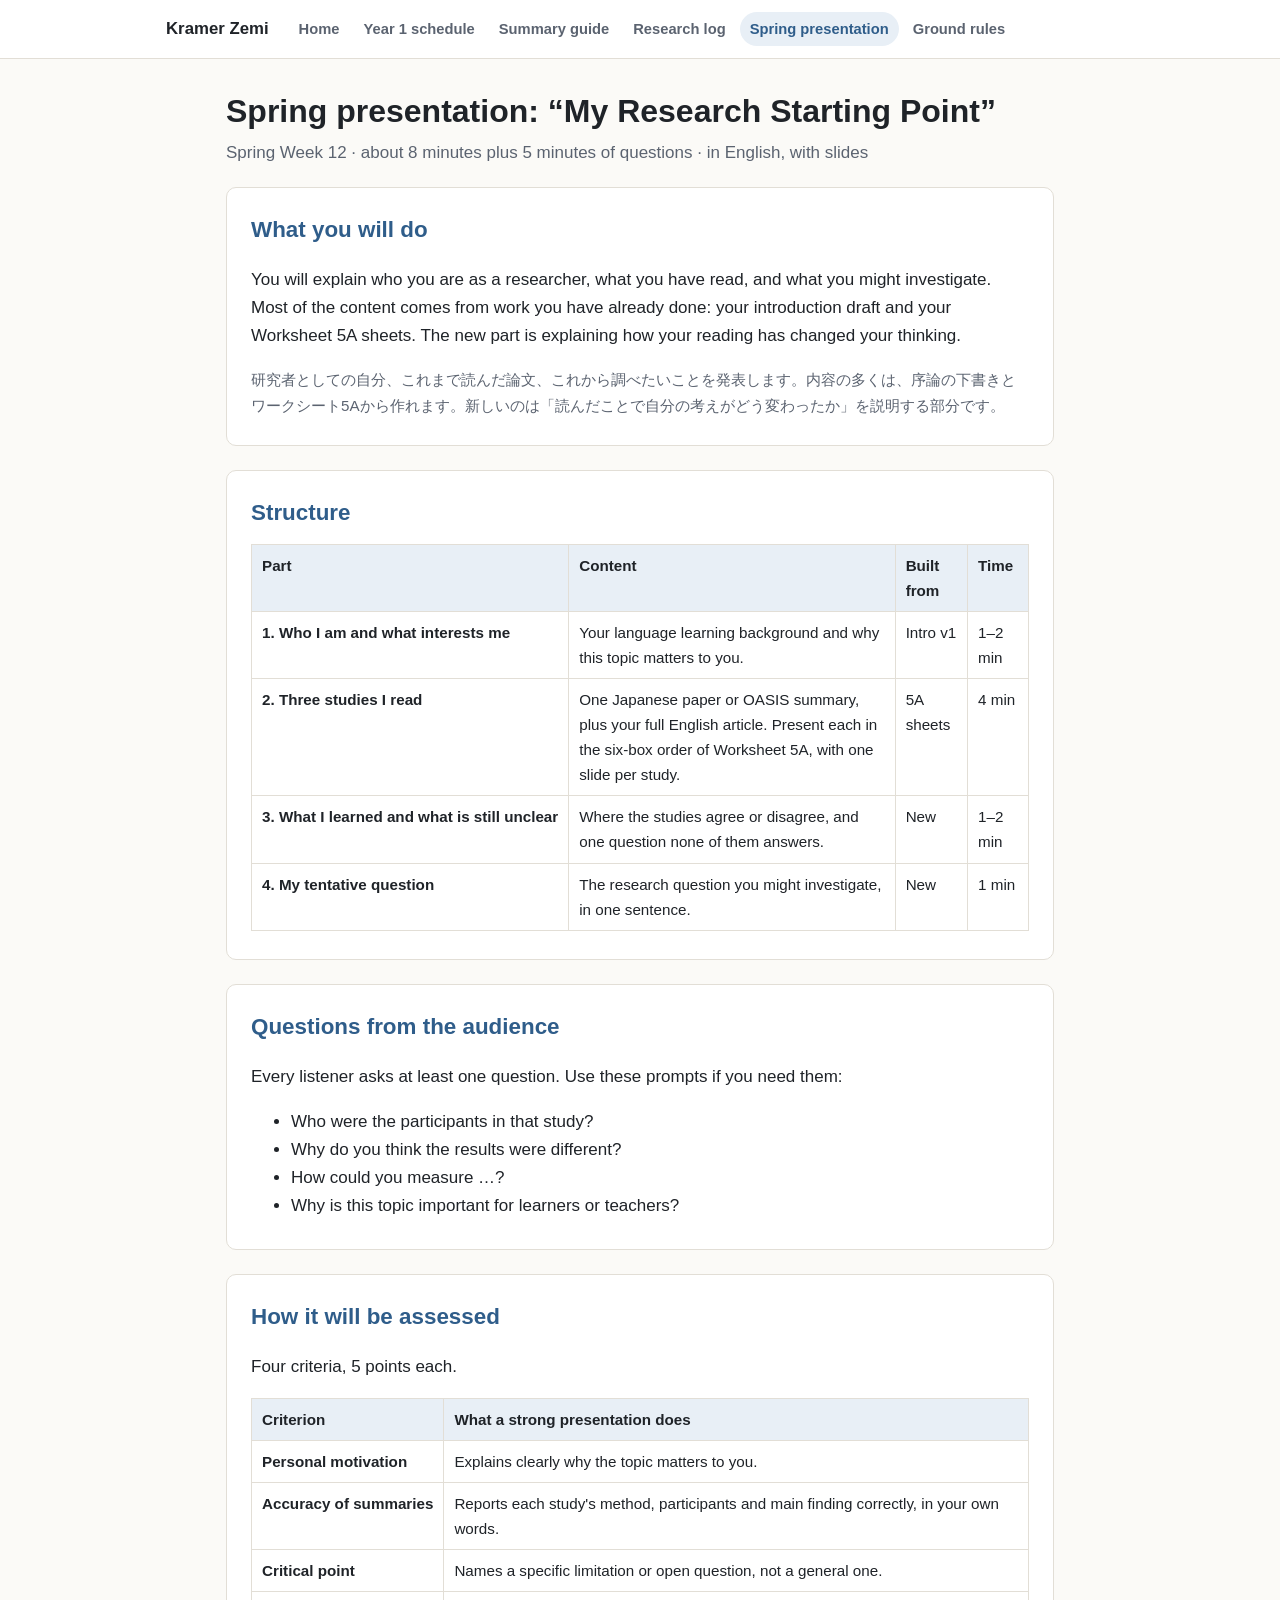
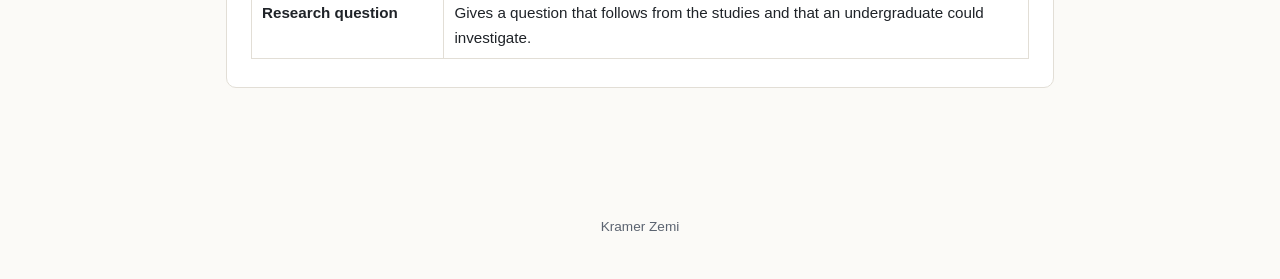
<file: presentation.html>
<!doctype html>
<html lang="en">
<head>
<meta charset="utf-8">
<meta name="viewport" content="width=device-width, initial-scale=1">
<title>Spring Presentation</title>
<meta name="description" content="Structure and rubric for the Spring presentation, My Research Starting Point.">
<link rel="stylesheet" href="assets/style.css">
</head>
<body>
<header class="site-header"><div class="inner">
  <a class="brand" href="index.html">Kramer Zemi</a>
  <nav class="site-nav">
    <a href="index.html">Home</a>
    <a href="year1.html">Year 1 schedule</a>
    <a href="summary-guide.html">Summary guide</a>
    <a href="research-log.html">Research log</a>
    <a href="presentation.html" aria-current="page">Spring presentation</a>
    <a href="ground-rules.html">Ground rules</a>
  </nav>
</div></header>

<main class="wrap">
<div class="page-head">
  <h1>Spring presentation: “My Research Starting Point”</h1>
  <p>Spring Week 12 · about 8 minutes plus 5 minutes of questions · in English, with slides</p>
</div>

<section>
  <h2>What you will do</h2>
  <p>You will explain who you are as a researcher, what you have read, and what you might investigate. Most of the content comes from work you have already done: your introduction draft and your Worksheet 5A sheets. The new part is explaining how your reading has changed your thinking.</p>
  <p class="jp">研究者としての自分、これまで読んだ論文、これから調べたいことを発表します。内容の多くは、序論の下書きとワークシート5Aから作れます。新しいのは「読んだことで自分の考えがどう変わったか」を説明する部分です。</p>
</section>

<section>
  <h2>Structure</h2>
  <div class="table-wrap">
  <table>
    <thead><tr><th>Part</th><th>Content</th><th>Built from</th><th>Time</th></tr></thead>
    <tbody>
      <tr><td class="row-name">1. Who I am and what interests me</td><td>Your language learning background and why this topic matters to you.</td><td>Intro v1</td><td>1–2 min</td></tr>
      <tr><td class="row-name">2. Three studies I read</td><td>One Japanese paper or OASIS summary, plus your full English article. Present each in the six-box order of Worksheet 5A, with one slide per study.</td><td>5A sheets</td><td>4 min</td></tr>
      <tr><td class="row-name">3. What I learned and what is still unclear</td><td>Where the studies agree or disagree, and one question none of them answers.</td><td>New</td><td>1–2 min</td></tr>
      <tr><td class="row-name">4. My tentative question</td><td>The research question you might investigate, in one sentence.</td><td>New</td><td>1 min</td></tr>
    </tbody>
  </table>
  </div>
</section>

<section>
  <h2>Questions from the audience</h2>
  <p>Every listener asks at least one question. Use these prompts if you need them:</p>
  <ul>
    <li>Who were the participants in that study?</li>
    <li>Why do you think the results were different?</li>
    <li>How could you measure …?</li>
    <li>Why is this topic important for learners or teachers?</li>
  </ul>
</section>

<section>
  <h2>How it will be assessed</h2>
  <p>Four criteria, 5 points each.</p>
  <div class="table-wrap">
  <table>
    <thead><tr><th>Criterion</th><th>What a strong presentation does</th></tr></thead>
    <tbody>
      <tr><td class="row-name">Personal motivation</td><td>Explains clearly why the topic matters to you.</td></tr>
      <tr><td class="row-name">Accuracy of summaries</td><td>Reports each study's method, participants and main finding correctly, in your own words.</td></tr>
      <tr><td class="row-name">Critical point</td><td>Names a specific limitation or open question, not a general one.</td></tr>
      <tr><td class="row-name">Research question</td><td>Gives a question that follows from the studies and that an undergraduate could investigate.</td></tr>
    </tbody>
  </table>
  </div>
</section>
</main>

<footer class="site-footer">Kramer Zemi</footer>
</body>
</html>
</file>
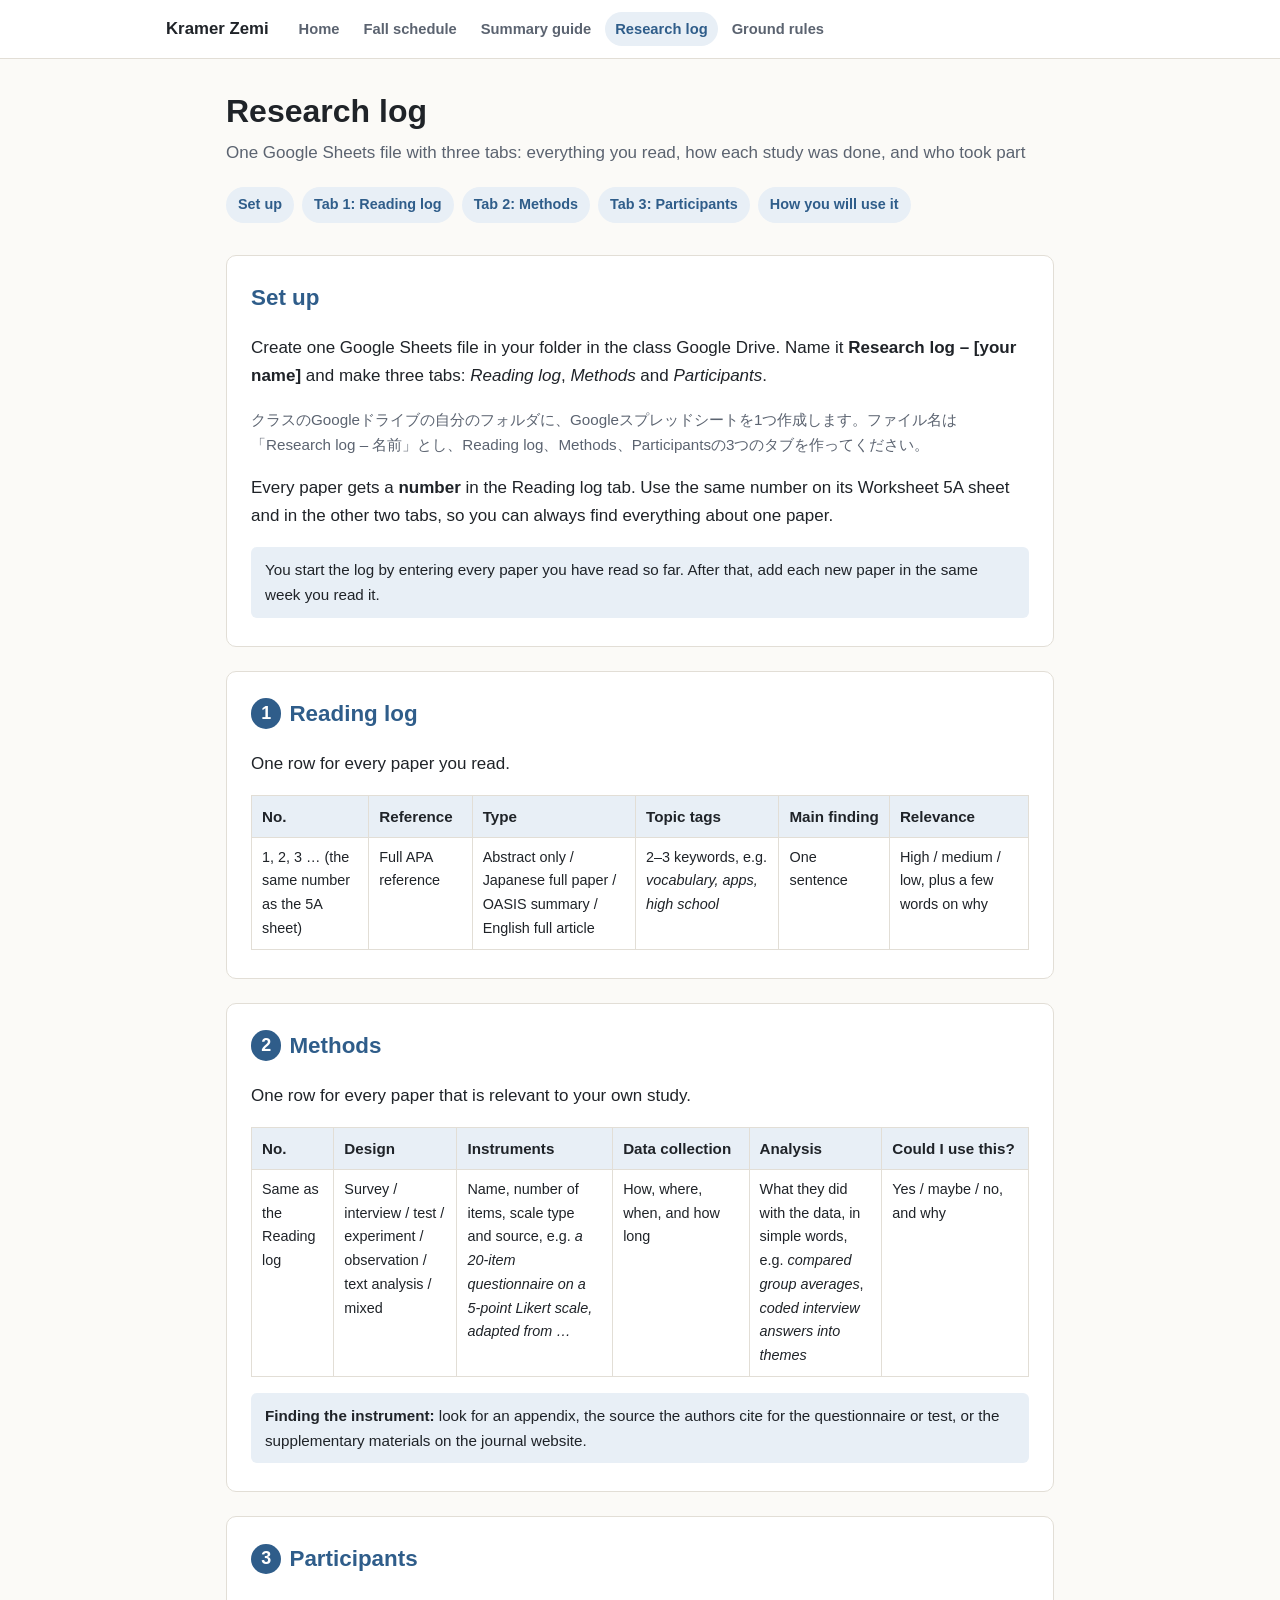
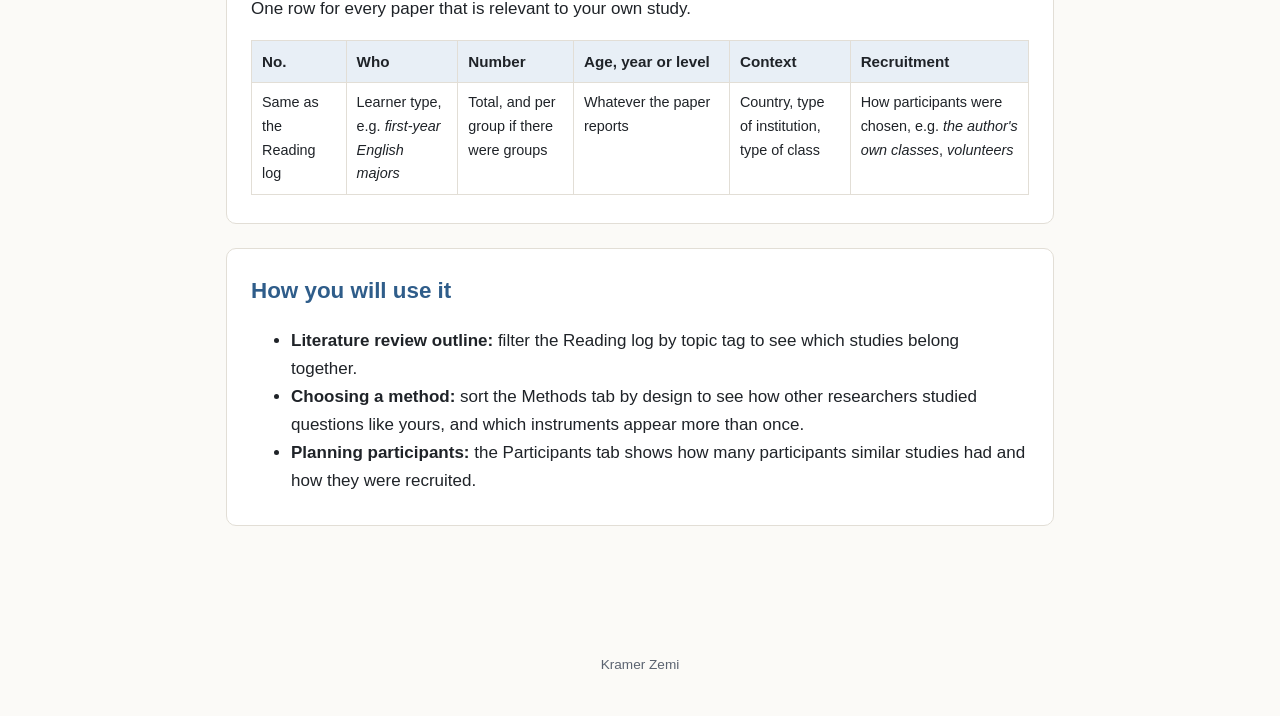
<file: research-log.html>
<!doctype html>
<html lang="en">
<head>
<meta charset="utf-8">
<meta name="viewport" content="width=device-width, initial-scale=1">
<title>Research Log Guide</title>
<meta name="description" content="How to set up and fill in your research log in Google Sheets.">
<link rel="stylesheet" href="assets/style.css">
</head>
<body>
<header class="site-header"><div class="inner">
  <a class="brand" href="index.html">Kramer Zemi</a>
  <nav class="site-nav">
    <a href="index.html">Home</a>
    <a href="fall.html">Fall schedule</a>
    <a href="summary-guide.html">Summary guide</a>
    <a href="research-log.html" aria-current="page">Research log</a>
    <a href="ground-rules.html">Ground rules</a>
  </nav>
</div></header>

<main class="wrap">
<div class="page-head">
  <h1>Research log</h1>
  <p>One Google Sheets file with three tabs: everything you read, how each study was done, and who took part</p>
  <nav class="toc">
    <a href="#setup">Set up</a>
    <a href="#reading">Tab 1: Reading log</a>
    <a href="#methods">Tab 2: Methods</a>
    <a href="#participants">Tab 3: Participants</a>
    <a href="#use">How you will use it</a>
  </nav>
</div>

<section id="setup">
  <h2>Set up</h2>
  <p>Create one Google Sheets file in your folder in the class Google Drive. Name it <strong>Research log – [your name]</strong> and make three tabs: <em>Reading log</em>, <em>Methods</em> and <em>Participants</em>.</p>
  <p class="jp">クラスのGoogleドライブの自分のフォルダに、Googleスプレッドシートを1つ作成します。ファイル名は「Research log – 名前」とし、Reading log、Methods、Participantsの3つのタブを作ってください。</p>
  <p>Every paper gets a <strong>number</strong> in the Reading log tab. Use the same number on its Worksheet 5A sheet and in the other two tabs, so you can always find everything about one paper.</p>
  <div class="tip">You start the log by entering every paper you have read so far. After that, add each new paper in the same week you read it.</div>
</section>

<section id="reading">
  <h2><span class="num">1</span>Reading log</h2>
  <p>One row for every paper you read.</p>
  <div class="table-wrap">
  <table class="sheet-cols">
    <thead><tr><th>No.</th><th>Reference</th><th>Type</th><th>Topic tags</th><th>Main finding</th><th>Relevance</th></tr></thead>
    <tbody><tr><td>1, 2, 3 … (the same number as the 5A sheet)</td><td>Full APA reference</td><td>Abstract only / Japanese full paper / OASIS summary / English full article</td><td>2–3 keywords, e.g. <em>vocabulary, apps, high school</em></td><td>One sentence</td><td>High / medium / low, plus a few words on why</td></tr></tbody>
  </table>
  </div>
</section>

<section id="methods">
  <h2><span class="num">2</span>Methods</h2>
  <p>One row for every paper that is relevant to your own study.</p>
  <div class="table-wrap">
  <table class="sheet-cols">
    <thead><tr><th>No.</th><th>Design</th><th>Instruments</th><th>Data collection</th><th>Analysis</th><th>Could I use this?</th></tr></thead>
    <tbody><tr><td>Same as the Reading log</td><td>Survey / interview / test / experiment / observation / text analysis / mixed</td><td>Name, number of items, scale type and source, e.g. <em>a 20-item questionnaire on a 5-point Likert scale, adapted from …</em></td><td>How, where, when, and how long</td><td>What they did with the data, in simple words, e.g. <em>compared group averages</em>, <em>coded interview answers into themes</em></td><td>Yes / maybe / no, and why</td></tr></tbody>
  </table>
  </div>
  <div class="tip"><strong>Finding the instrument:</strong> look for an appendix, the source the authors cite for the questionnaire or test, or the supplementary materials on the journal website.</div>
</section>

<section id="participants">
  <h2><span class="num">3</span>Participants</h2>
  <p>One row for every paper that is relevant to your own study.</p>
  <div class="table-wrap">
  <table class="sheet-cols">
    <thead><tr><th>No.</th><th>Who</th><th>Number</th><th>Age, year or level</th><th>Context</th><th>Recruitment</th></tr></thead>
    <tbody><tr><td>Same as the Reading log</td><td>Learner type, e.g. <em>first-year English majors</em></td><td>Total, and per group if there were groups</td><td>Whatever the paper reports</td><td>Country, type of institution, type of class</td><td>How participants were chosen, e.g. <em>the author's own classes</em>, <em>volunteers</em></td></tr></tbody>
  </table>
  </div>
</section>

<section id="use">
  <h2>How you will use it</h2>
  <ul>
    <li><strong>Literature review outline:</strong> filter the Reading log by topic tag to see which studies belong together.</li>
    <li><strong>Choosing a method:</strong> sort the Methods tab by design to see how other researchers studied questions like yours, and which instruments appear more than once.</li>
    <li><strong>Planning participants:</strong> the Participants tab shows how many participants similar studies had and how they were recruited.</li>
  </ul>
</section>
</main>

<footer class="site-footer">Kramer Zemi</footer>
</body>
</html>
</file>
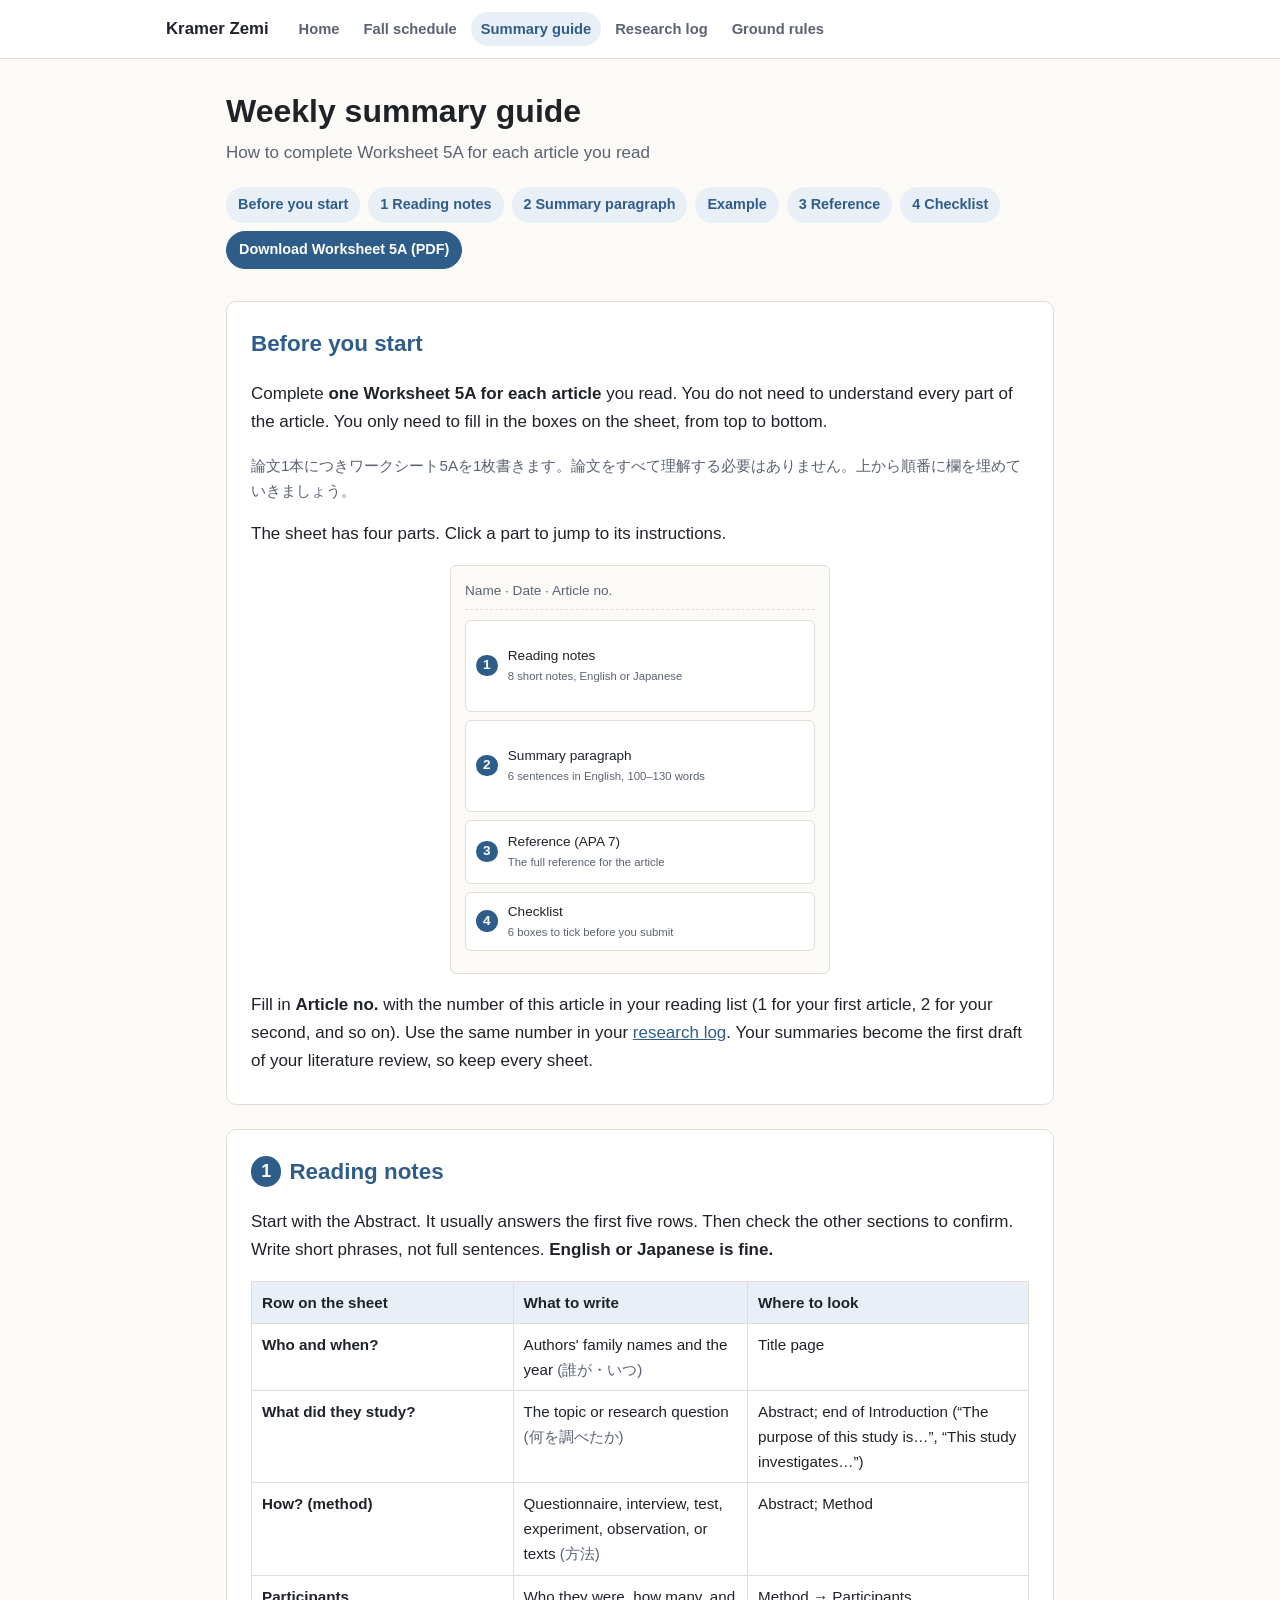
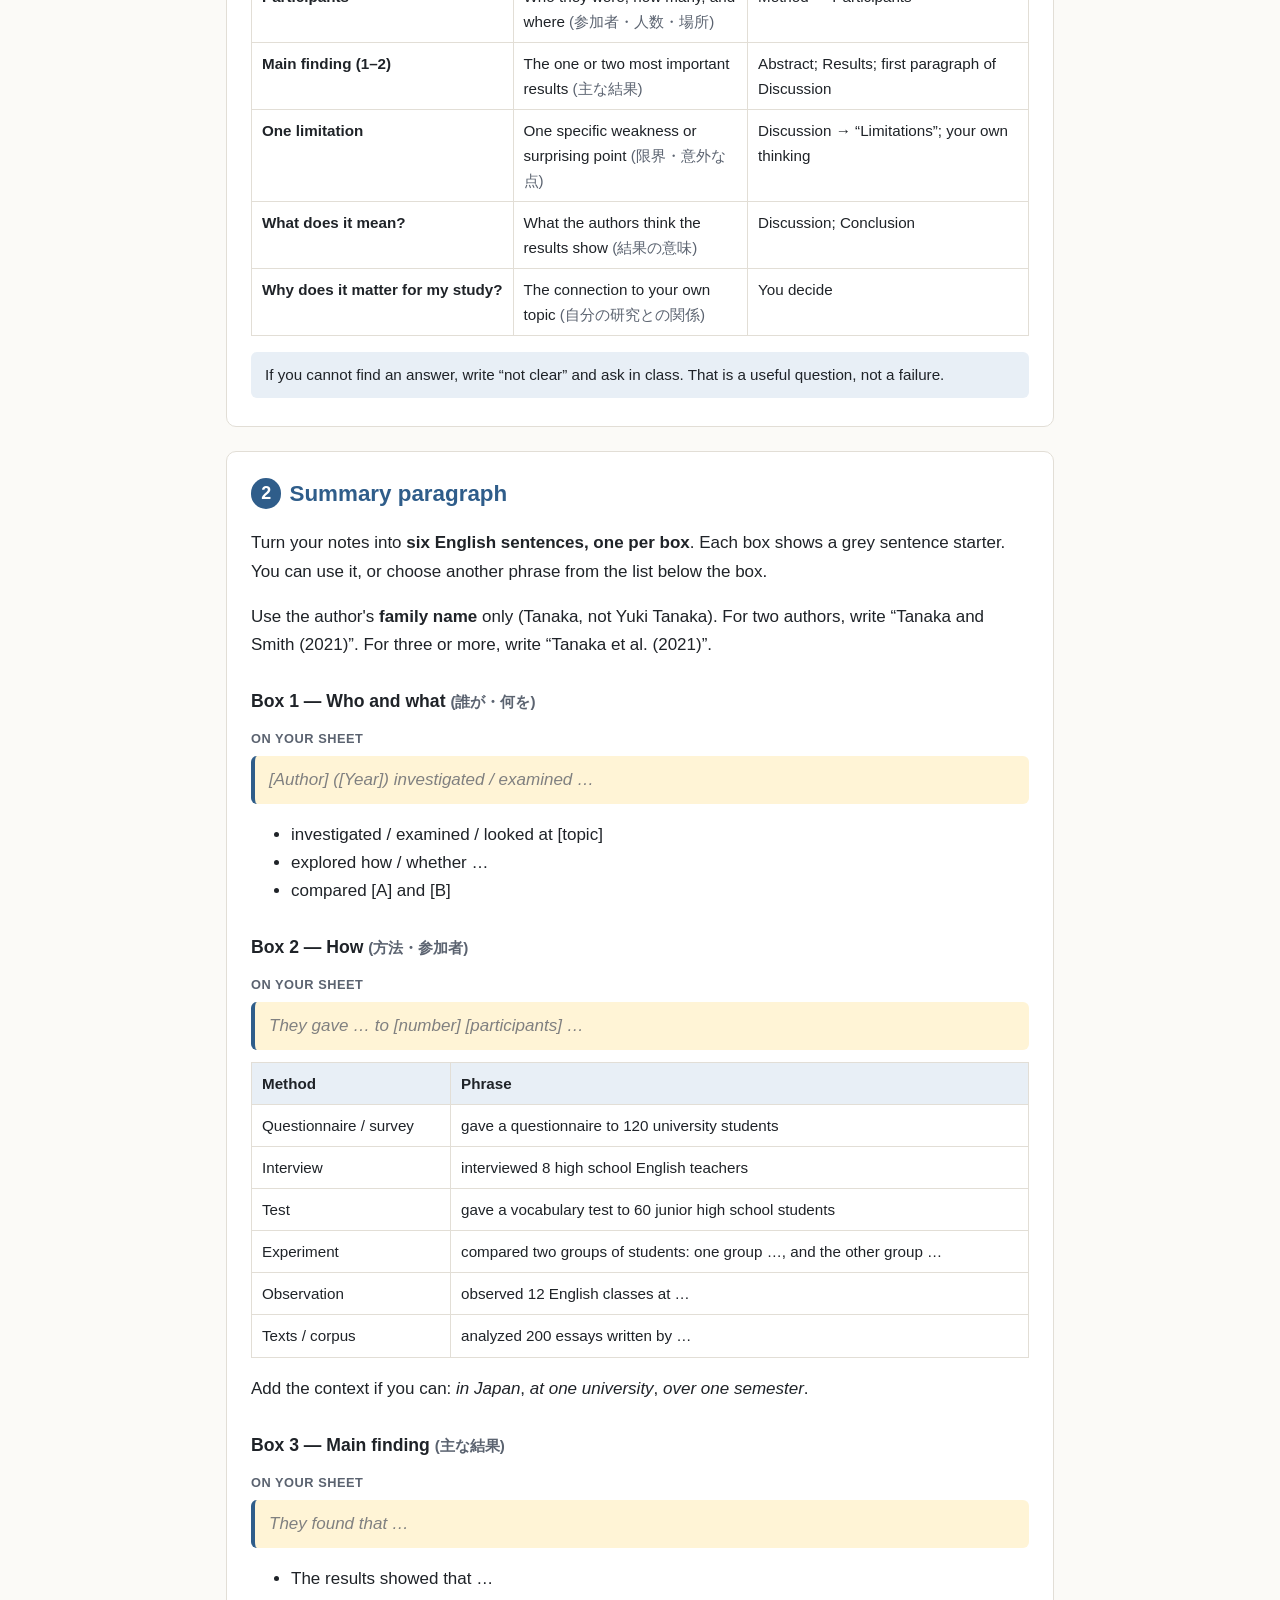
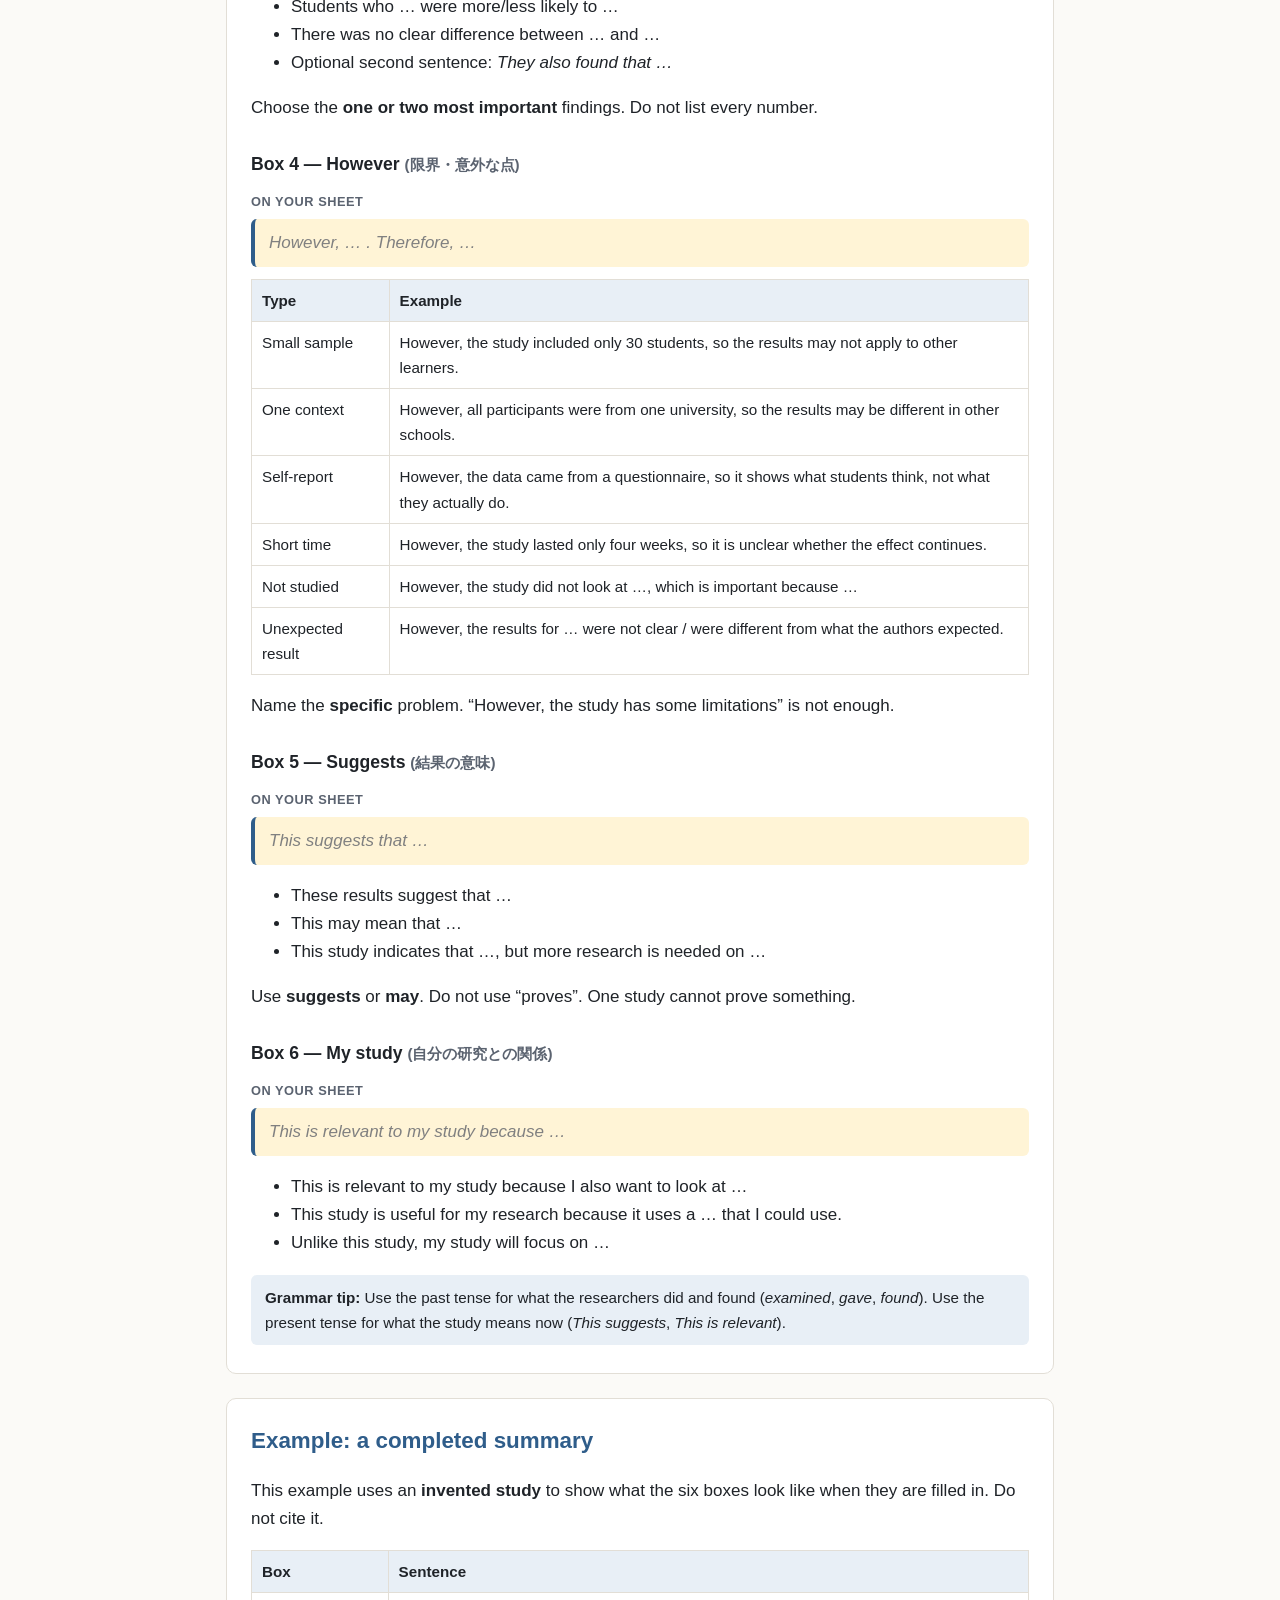
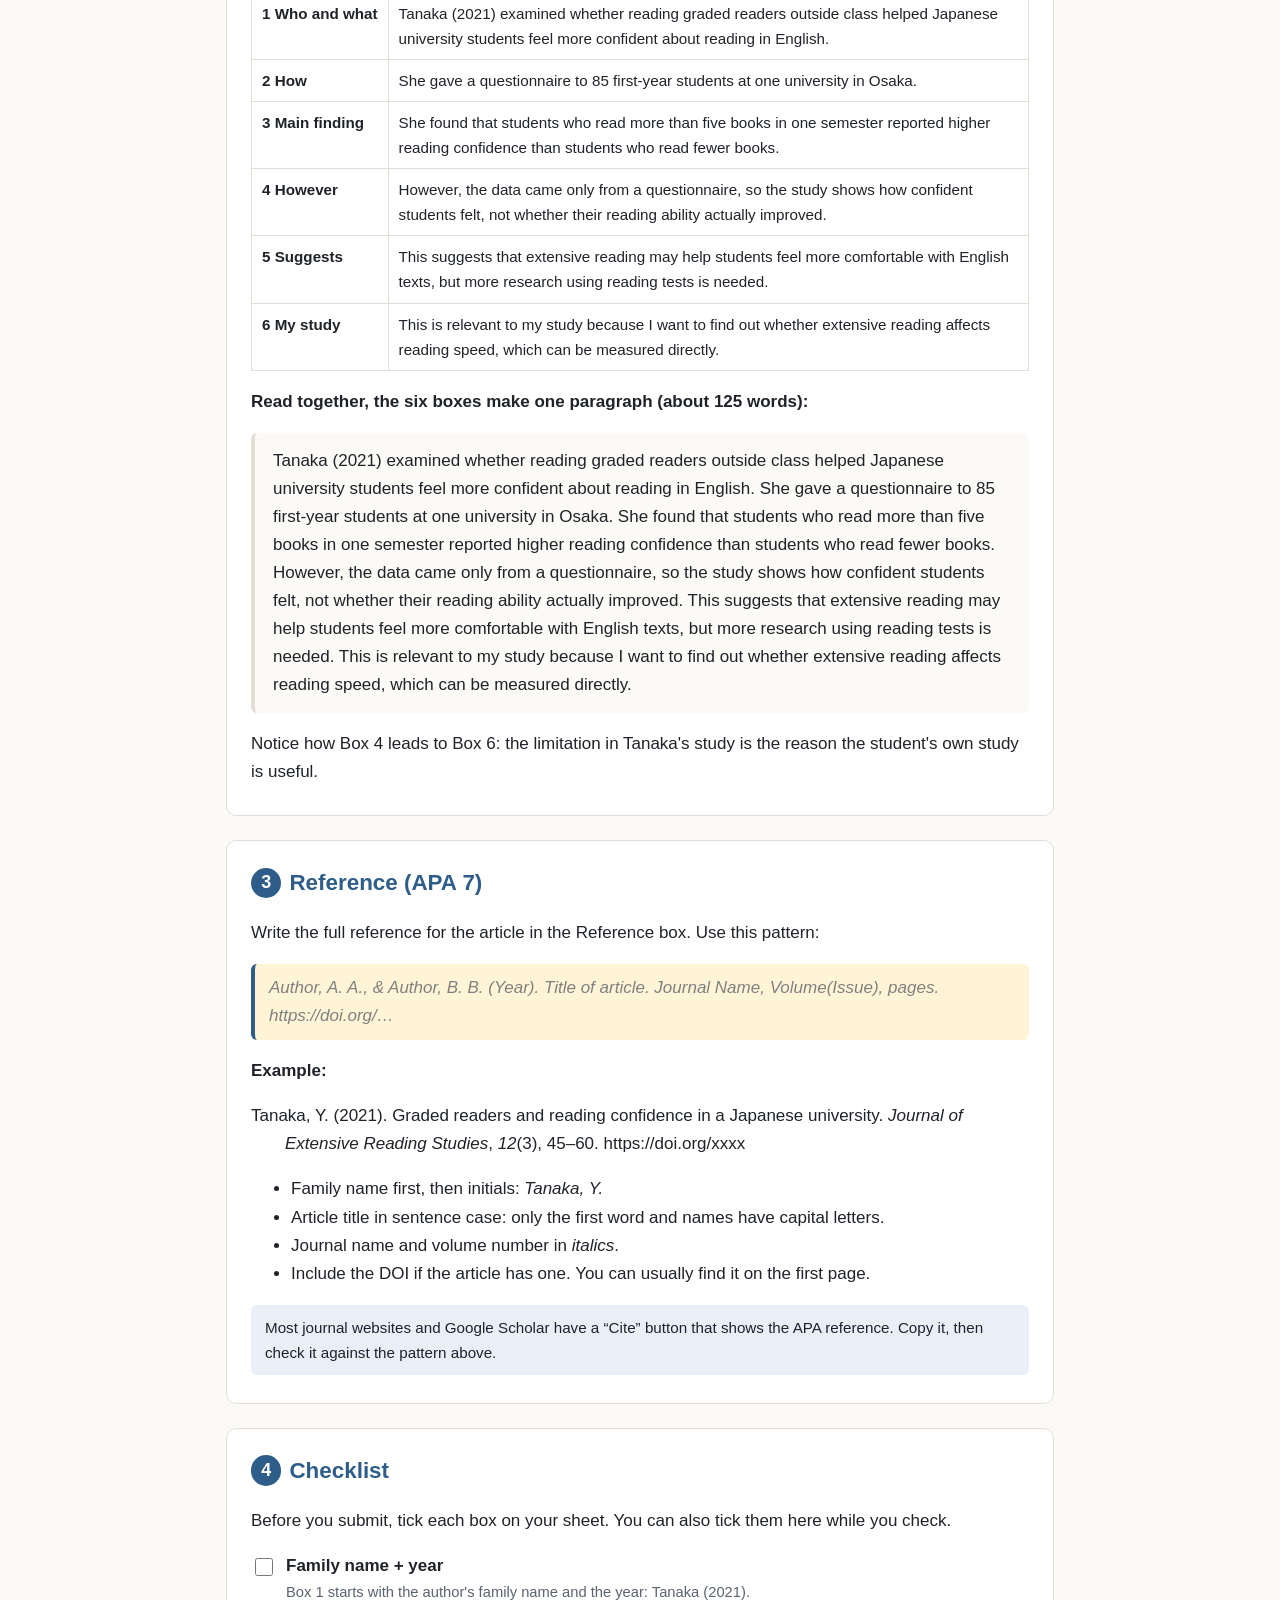
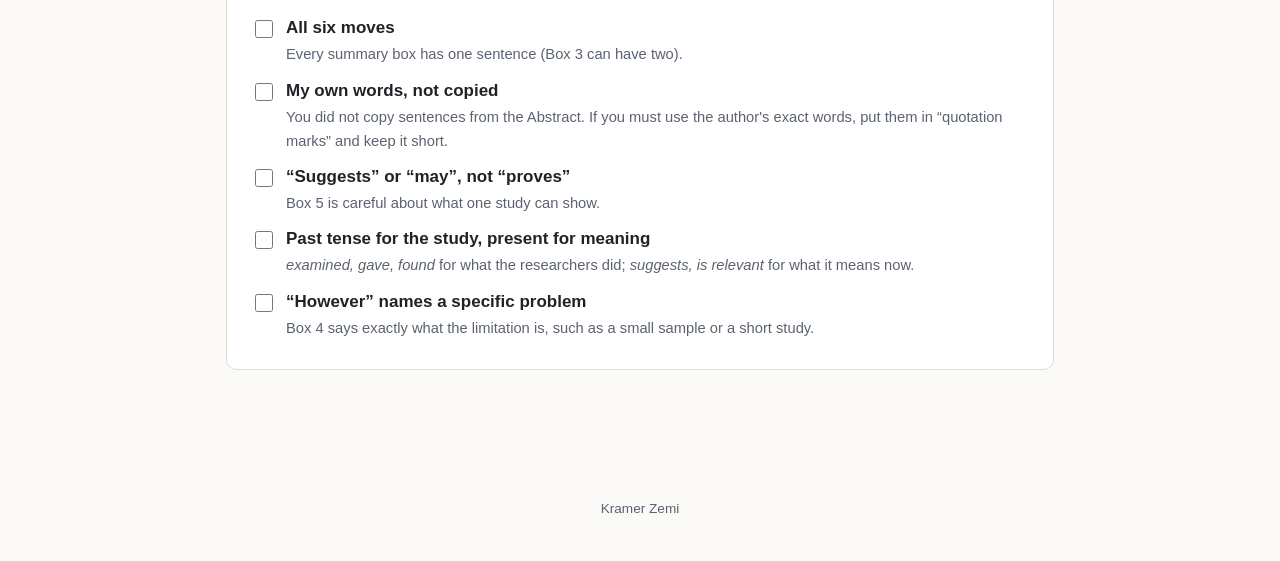
<file: summary-guide.html>
<!doctype html>
<html lang="en">
<head>
<meta charset="utf-8">
<meta name="viewport" content="width=device-width, initial-scale=1">
<title>Weekly Summary Guide</title>
<meta name="description" content="A step-by-step guide to completing Worksheet 5A, the weekly summary sheet for research articles.">
<link rel="stylesheet" href="assets/style.css">
</head>
<body>
<header class="site-header"><div class="inner">
  <a class="brand" href="index.html">Kramer Zemi</a>
  <nav class="site-nav">
    <a href="index.html">Home</a>
    <a href="fall.html">Fall schedule</a>
    <a href="summary-guide.html" aria-current="page">Summary guide</a>
    <a href="research-log.html">Research log</a>
    <a href="ground-rules.html">Ground rules</a>
  </nav>
</div></header>

<main class="wrap">
<div class="page-head">
  <h1>Weekly summary guide</h1>
  <p>How to complete Worksheet 5A for each article you read</p>
  <nav class="toc">
    <a href="#start">Before you start</a>
    <a href="#notes">1 Reading notes</a>
    <a href="#summary">2 Summary paragraph</a>
    <a href="#example">Example</a>
    <a href="#reference">3 Reference</a>
    <a href="#check">4 Checklist</a>
    <a class="btn solid" href="files/Worksheet_5A.pdf" download>Download Worksheet 5A (PDF)</a>
  </nav>
</div>

<section id="start">
  <h2>Before you start</h2>
  <p>Complete <strong>one Worksheet 5A for each article</strong> you read. You do not need to understand every part of the article. You only need to fill in the boxes on the sheet, from top to bottom.</p>
  <p class="jp">論文1本につきワークシート5Aを1枚書きます。論文をすべて理解する必要はありません。上から順番に欄を埋めていきましょう。</p>
  <p>The sheet has four parts. Click a part to jump to its instructions.</p>
  <div class="sheet" aria-label="Map of Worksheet 5A">
    <div class="top">Name · Date · Article no.</div>
    <a href="#notes" class="tall"><span class="n">1</span><span>Reading notes<small>8 short notes, English or Japanese</small></span></a>
    <a href="#summary" class="tall"><span class="n">2</span><span>Summary paragraph<small>6 sentences in English, 100–130 words</small></span></a>
    <a href="#reference" class="mid"><span class="n">3</span><span>Reference (APA 7)<small>The full reference for the article</small></span></a>
    <a href="#check"><span class="n">4</span><span>Checklist<small>6 boxes to tick before you submit</small></span></a>
  </div>
  <p>Fill in <strong>Article no.</strong> with the number of this article in your reading list (1 for your first article, 2 for your second, and so on). Use the same number in your <a href="research-log.html">research log</a>. Your summaries become the first draft of your literature review, so keep every sheet.</p>
</section>

<section id="notes">
  <h2><span class="num">1</span>Reading notes</h2>
  <p>Start with the Abstract. It usually answers the first five rows. Then check the other sections to confirm. Write short phrases, not full sentences. <strong>English or Japanese is fine.</strong></p>
  <div class="table-wrap">
  <table>
    <thead><tr><th>Row on the sheet</th><th>What to write</th><th>Where to look</th></tr></thead>
    <tbody>
      <tr><td class="row-name">Who and when?</td><td>Authors' family names and the year <span class="jp">(誰が・いつ)</span></td><td>Title page</td></tr>
      <tr><td class="row-name">What did they study?</td><td>The topic or research question <span class="jp">(何を調べたか)</span></td><td>Abstract; end of Introduction (“The purpose of this study is…”, “This study investigates…”)</td></tr>
      <tr><td class="row-name">How? (method)</td><td>Questionnaire, interview, test, experiment, observation, or texts <span class="jp">(方法)</span></td><td>Abstract; Method</td></tr>
      <tr><td class="row-name">Participants</td><td>Who they were, how many, and where <span class="jp">(参加者・人数・場所)</span></td><td>Method → Participants</td></tr>
      <tr><td class="row-name">Main finding (1–2)</td><td>The one or two most important results <span class="jp">(主な結果)</span></td><td>Abstract; Results; first paragraph of Discussion</td></tr>
      <tr><td class="row-name">One limitation</td><td>One specific weakness or surprising point <span class="jp">(限界・意外な点)</span></td><td>Discussion → “Limitations”; your own thinking</td></tr>
      <tr><td class="row-name">What does it mean?</td><td>What the authors think the results show <span class="jp">(結果の意味)</span></td><td>Discussion; Conclusion</td></tr>
      <tr><td class="row-name">Why does it matter for my study?</td><td>The connection to your own topic <span class="jp">(自分の研究との関係)</span></td><td>You decide</td></tr>
    </tbody>
  </table>
  </div>
  <div class="tip">If you cannot find an answer, write “not clear” and ask in class. That is a useful question, not a failure.</div>
</section>

<section id="summary">
  <h2><span class="num">2</span>Summary paragraph</h2>
  <p>Turn your notes into <strong>six English sentences, one per box</strong>. Each box shows a grey sentence starter. You can use it, or choose another phrase from the list below the box.</p>
  <p>Use the author's <strong>family name</strong> only (Tanaka, not Yuki Tanaka). For two authors, write “Tanaka and Smith (2021)”. For three or more, write “Tanaka et al. (2021)”.</p>

  <h3>Box 1 — Who and what <span class="jp">(誰が・何を)</span></h3>
  <div class="box-label">On your sheet</div>
  <div class="frame"><span class="starter">[Author] ([Year]) investigated / examined …</span></div>
  <ul>
    <li>investigated / examined / looked at [topic]</li>
    <li>explored how / whether …</li>
    <li>compared [A] and [B]</li>
  </ul>

  <h3>Box 2 — How <span class="jp">(方法・参加者)</span></h3>
  <div class="box-label">On your sheet</div>
  <div class="frame"><span class="starter">They gave … to [number] [participants] …</span></div>
  <div class="table-wrap">
  <table>
    <thead><tr><th>Method</th><th>Phrase</th></tr></thead>
    <tbody>
      <tr><td>Questionnaire / survey</td><td>gave a questionnaire to 120 university students</td></tr>
      <tr><td>Interview</td><td>interviewed 8 high school English teachers</td></tr>
      <tr><td>Test</td><td>gave a vocabulary test to 60 junior high school students</td></tr>
      <tr><td>Experiment</td><td>compared two groups of students: one group …, and the other group …</td></tr>
      <tr><td>Observation</td><td>observed 12 English classes at …</td></tr>
      <tr><td>Texts / corpus</td><td>analyzed 200 essays written by …</td></tr>
    </tbody>
  </table>
  </div>
  <p>Add the context if you can: <em>in Japan</em>, <em>at one university</em>, <em>over one semester</em>.</p>

  <h3>Box 3 — Main finding <span class="jp">(主な結果)</span></h3>
  <div class="box-label">On your sheet</div>
  <div class="frame"><span class="starter">They found that …</span></div>
  <ul>
    <li>The results showed that …</li>
    <li>Students who … were more/less likely to …</li>
    <li>There was no clear difference between … and …</li>
    <li>Optional second sentence: <em>They also found that …</em></li>
  </ul>
  <p>Choose the <strong>one or two most important</strong> findings. Do not list every number.</p>

  <h3>Box 4 — However <span class="jp">(限界・意外な点)</span></h3>
  <div class="box-label">On your sheet</div>
  <div class="frame"><span class="starter">However, … . Therefore, …</span></div>
  <div class="table-wrap">
  <table>
    <thead><tr><th>Type</th><th>Example</th></tr></thead>
    <tbody>
      <tr><td>Small sample</td><td>However, the study included only 30 students, so the results may not apply to other learners.</td></tr>
      <tr><td>One context</td><td>However, all participants were from one university, so the results may be different in other schools.</td></tr>
      <tr><td>Self-report</td><td>However, the data came from a questionnaire, so it shows what students think, not what they actually do.</td></tr>
      <tr><td>Short time</td><td>However, the study lasted only four weeks, so it is unclear whether the effect continues.</td></tr>
      <tr><td>Not studied</td><td>However, the study did not look at …, which is important because …</td></tr>
      <tr><td>Unexpected result</td><td>However, the results for … were not clear / were different from what the authors expected.</td></tr>
    </tbody>
  </table>
  </div>
  <p>Name the <strong>specific</strong> problem. “However, the study has some limitations” is not enough.</p>

  <h3>Box 5 — Suggests <span class="jp">(結果の意味)</span></h3>
  <div class="box-label">On your sheet</div>
  <div class="frame"><span class="starter">This suggests that …</span></div>
  <ul>
    <li>These results suggest that …</li>
    <li>This may mean that …</li>
    <li>This study indicates that …, but more research is needed on …</li>
  </ul>
  <p>Use <strong>suggests</strong> or <strong>may</strong>. Do not use “proves”. One study cannot prove something.</p>

  <h3>Box 6 — My study <span class="jp">(自分の研究との関係)</span></h3>
  <div class="box-label">On your sheet</div>
  <div class="frame"><span class="starter">This is relevant to my study because …</span></div>
  <ul>
    <li>This is relevant to my study because I also want to look at …</li>
    <li>This study is useful for my research because it uses a … that I could use.</li>
    <li>Unlike this study, my study will focus on …</li>
  </ul>

  <div class="tip"><strong>Grammar tip:</strong> Use the past tense for what the researchers did and found (<em>examined</em>, <em>gave</em>, <em>found</em>). Use the present tense for what the study means now (<em>This suggests</em>, <em>This is relevant</em>).</div>
</section>

<section id="example">
  <h2>Example: a completed summary</h2>
  <p>This example uses an <strong>invented study</strong> to show what the six boxes look like when they are filled in. Do not cite it.</p>
  <div class="table-wrap">
  <table>
    <thead><tr><th>Box</th><th>Sentence</th></tr></thead>
    <tbody>
      <tr><td class="row-name">1 Who and what</td><td>Tanaka (2021) examined whether reading graded readers outside class helped Japanese university students feel more confident about reading in English.</td></tr>
      <tr><td class="row-name">2 How</td><td>She gave a questionnaire to 85 first-year students at one university in Osaka.</td></tr>
      <tr><td class="row-name">3 Main finding</td><td>She found that students who read more than five books in one semester reported higher reading confidence than students who read fewer books.</td></tr>
      <tr><td class="row-name">4 However</td><td>However, the data came only from a questionnaire, so the study shows how confident students felt, not whether their reading ability actually improved.</td></tr>
      <tr><td class="row-name">5 Suggests</td><td>This suggests that extensive reading may help students feel more comfortable with English texts, but more research using reading tests is needed.</td></tr>
      <tr><td class="row-name">6 My study</td><td>This is relevant to my study because I want to find out whether extensive reading affects reading speed, which can be measured directly.</td></tr>
    </tbody>
  </table>
  </div>
  <p><strong>Read together, the six boxes make one paragraph (about 125 words):</strong></p>
  <blockquote>Tanaka (2021) examined whether reading graded readers outside class helped Japanese university students feel more confident about reading in English. She gave a questionnaire to 85 first-year students at one university in Osaka. She found that students who read more than five books in one semester reported higher reading confidence than students who read fewer books. However, the data came only from a questionnaire, so the study shows how confident students felt, not whether their reading ability actually improved. This suggests that extensive reading may help students feel more comfortable with English texts, but more research using reading tests is needed. This is relevant to my study because I want to find out whether extensive reading affects reading speed, which can be measured directly.</blockquote>
  <p>Notice how Box 4 leads to Box 6: the limitation in Tanaka's study is the reason the student's own study is useful.</p>
</section>

<section id="reference">
  <h2><span class="num">3</span>Reference (APA 7)</h2>
  <p>Write the full reference for the article in the Reference box. Use this pattern:</p>
  <div class="frame"><span class="starter">Author, A. A., &amp; Author, B. B. (Year). Title of article. <em>Journal Name</em>, <em>Volume</em>(Issue), pages. https://doi.org/…</span></div>
  <p><strong>Example:</strong></p>
  <p class="ref">Tanaka, Y. (2021). Graded readers and reading confidence in a Japanese university. <em>Journal of Extensive Reading Studies</em>, <em>12</em>(3), 45–60. https://doi.org/xxxx</p>
  <ul>
    <li>Family name first, then initials: <em>Tanaka, Y.</em></li>
    <li>Article title in sentence case: only the first word and names have capital letters.</li>
    <li>Journal name and volume number in <em>italics</em>.</li>
    <li>Include the DOI if the article has one. You can usually find it on the first page.</li>
  </ul>
  <div class="tip">Most journal websites and Google Scholar have a “Cite” button that shows the APA reference. Copy it, then check it against the pattern above.</div>
</section>

<section id="check">
  <h2><span class="num">4</span>Checklist</h2>
  <p>Before you submit, tick each box on your sheet. You can also tick them here while you check.</p>
  <ul class="check">
    <li><label><input type="checkbox"><span><strong>Family name + year</strong><span class="why">Box 1 starts with the author's family name and the year: Tanaka (2021).</span></span></label></li>
    <li><label><input type="checkbox"><span><strong>All six moves</strong><span class="why">Every summary box has one sentence (Box 3 can have two).</span></span></label></li>
    <li><label><input type="checkbox"><span><strong>My own words, not copied</strong><span class="why">You did not copy sentences from the Abstract. If you must use the author's exact words, put them in “quotation marks” and keep it short.</span></span></label></li>
    <li><label><input type="checkbox"><span><strong>“Suggests” or “may”, not “proves”</strong><span class="why">Box 5 is careful about what one study can show.</span></span></label></li>
    <li><label><input type="checkbox"><span><strong>Past tense for the study, present for meaning</strong><span class="why"><em>examined, gave, found</em> for what the researchers did; <em>suggests, is relevant</em> for what it means now.</span></span></label></li>
    <li><label><input type="checkbox"><span><strong>“However” names a specific problem</strong><span class="why">Box 4 says exactly what the limitation is, such as a small sample or a short study.</span></span></label></li>
  </ul>
</section>
</main>

<footer class="site-footer">Kramer Zemi</footer>
</body>
</html>
</file>
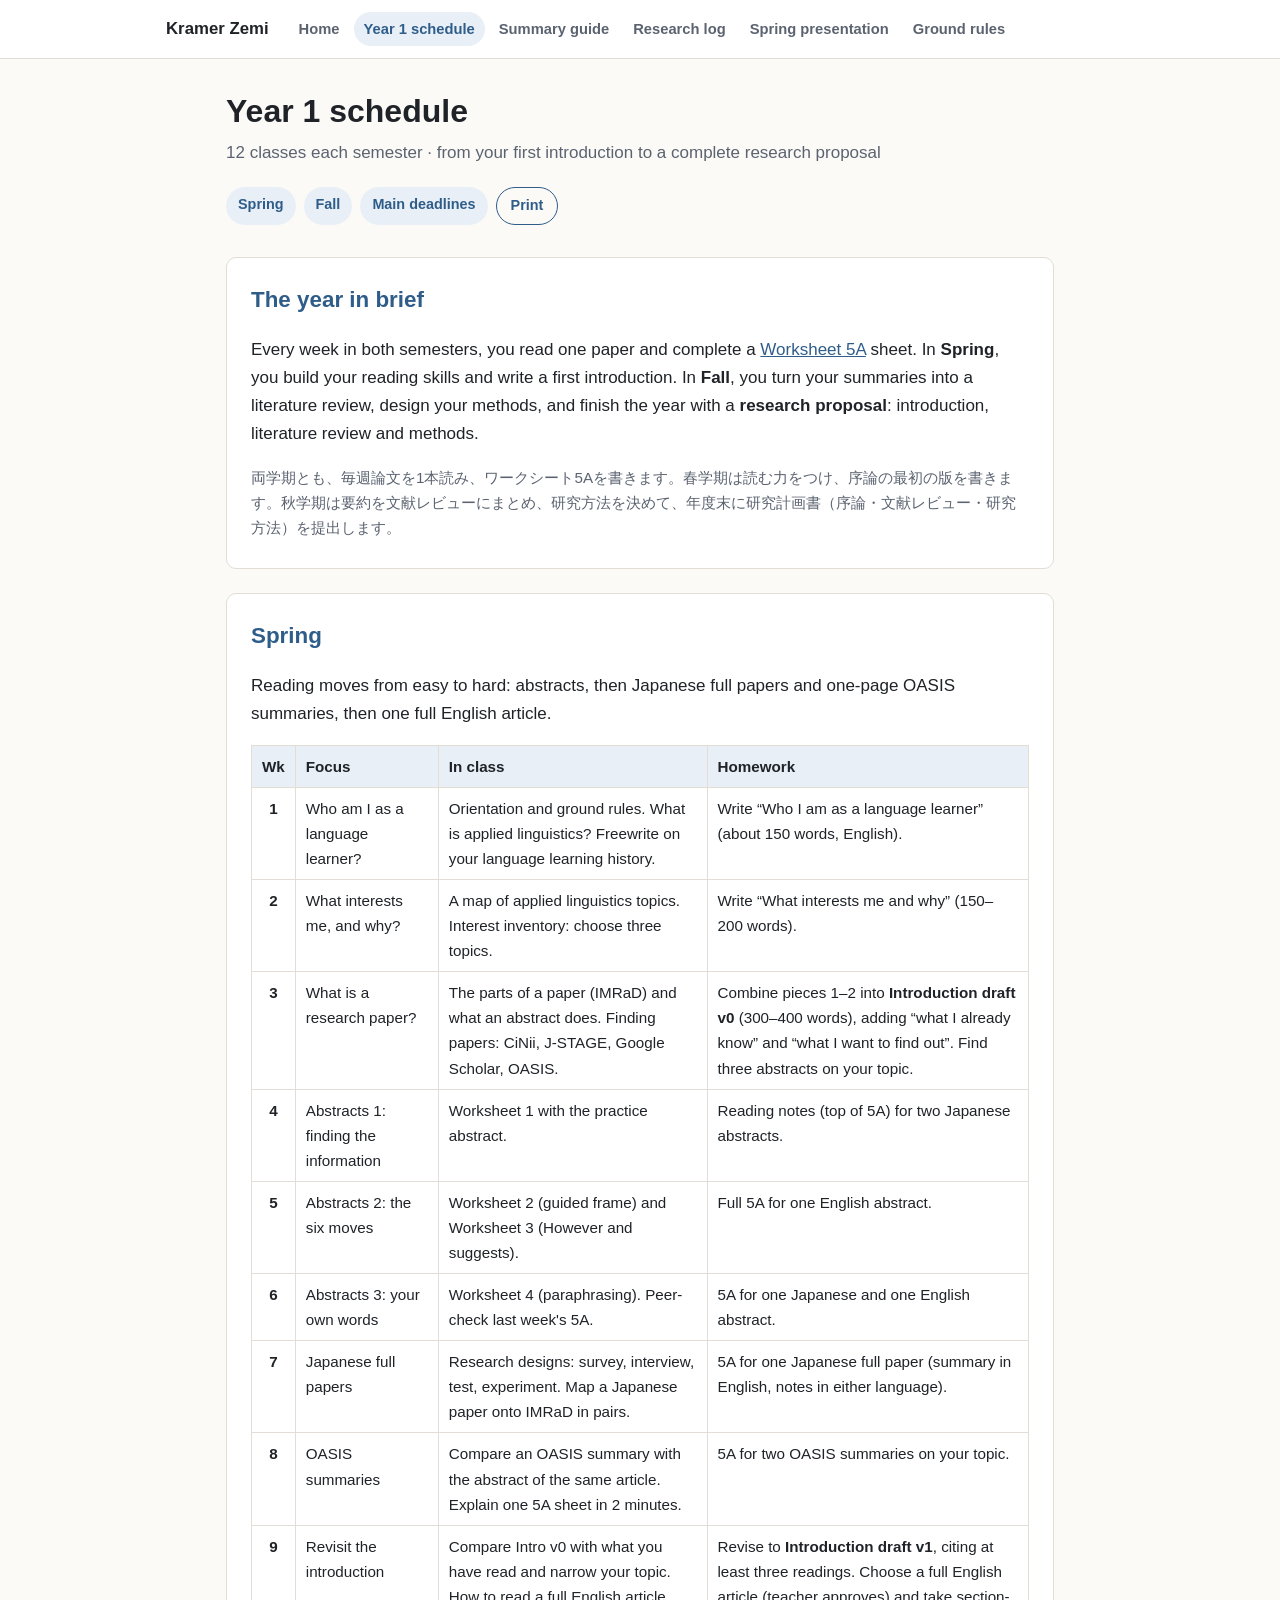
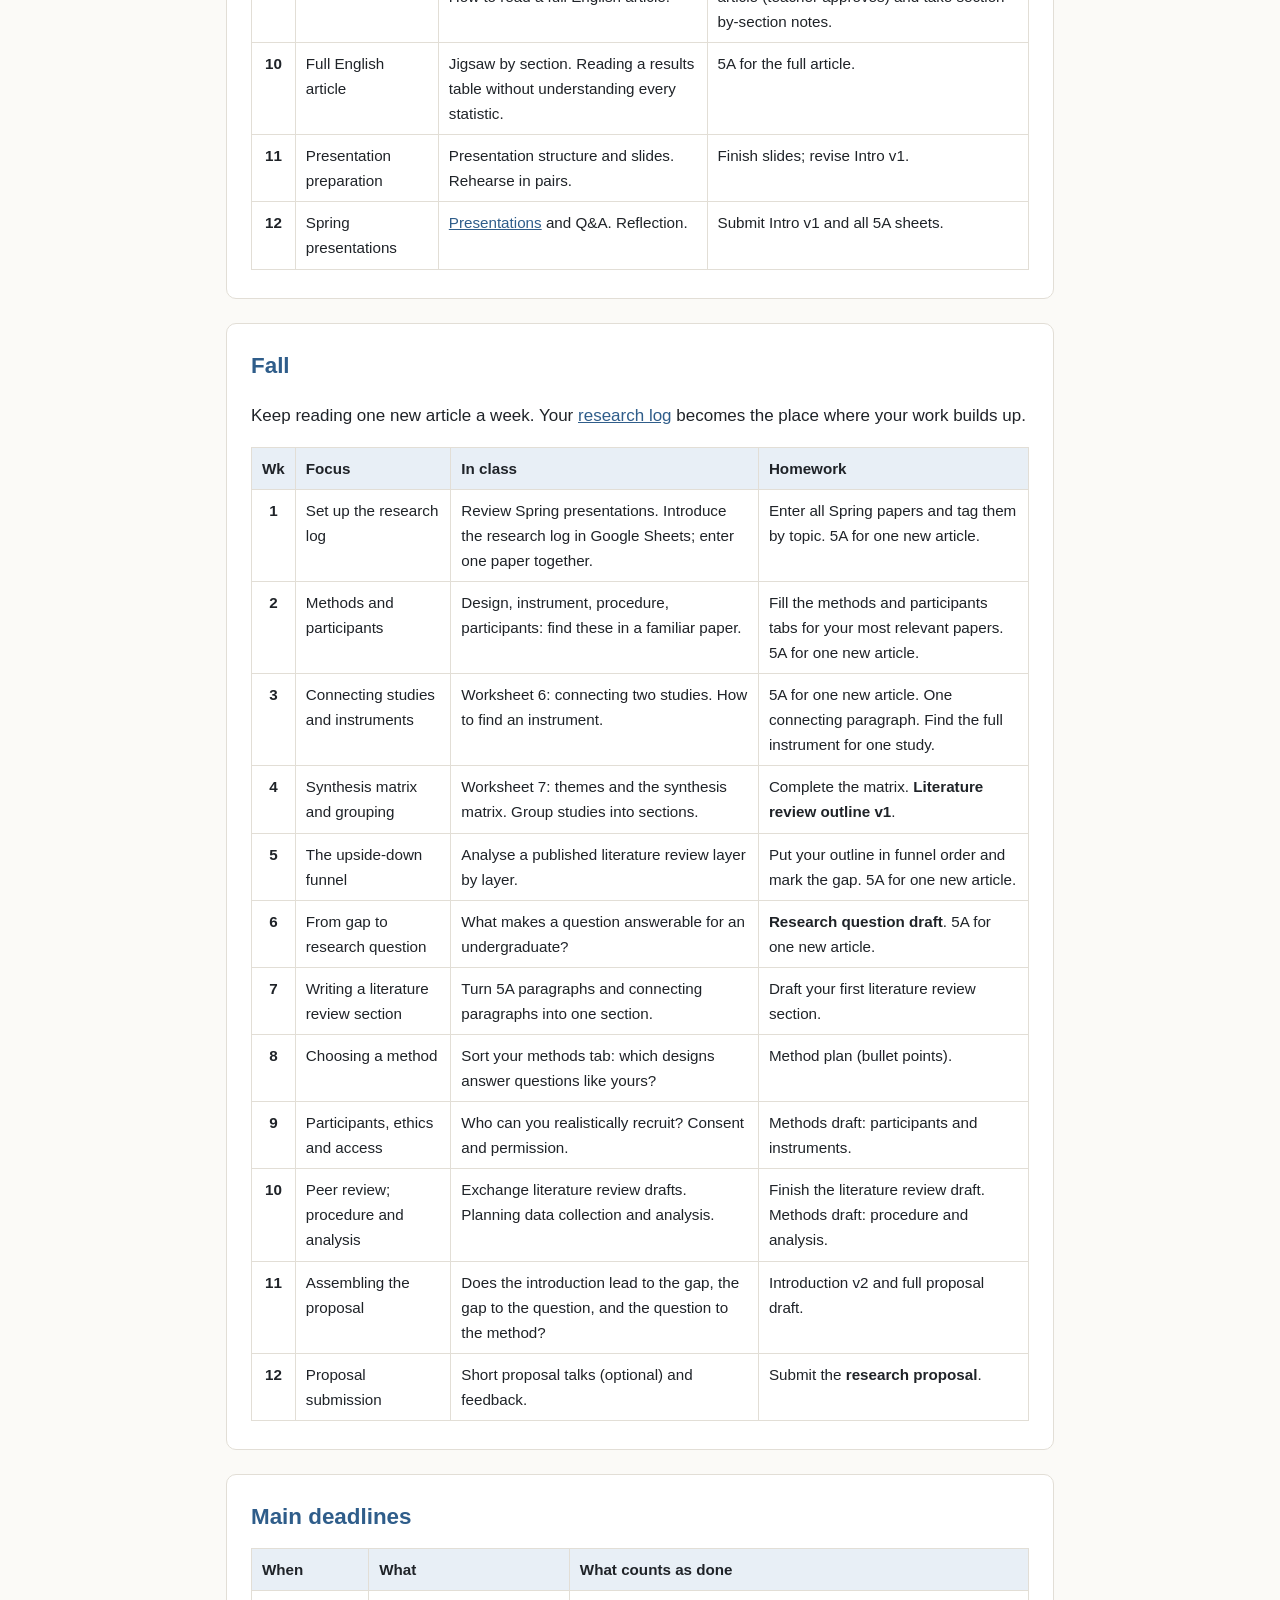
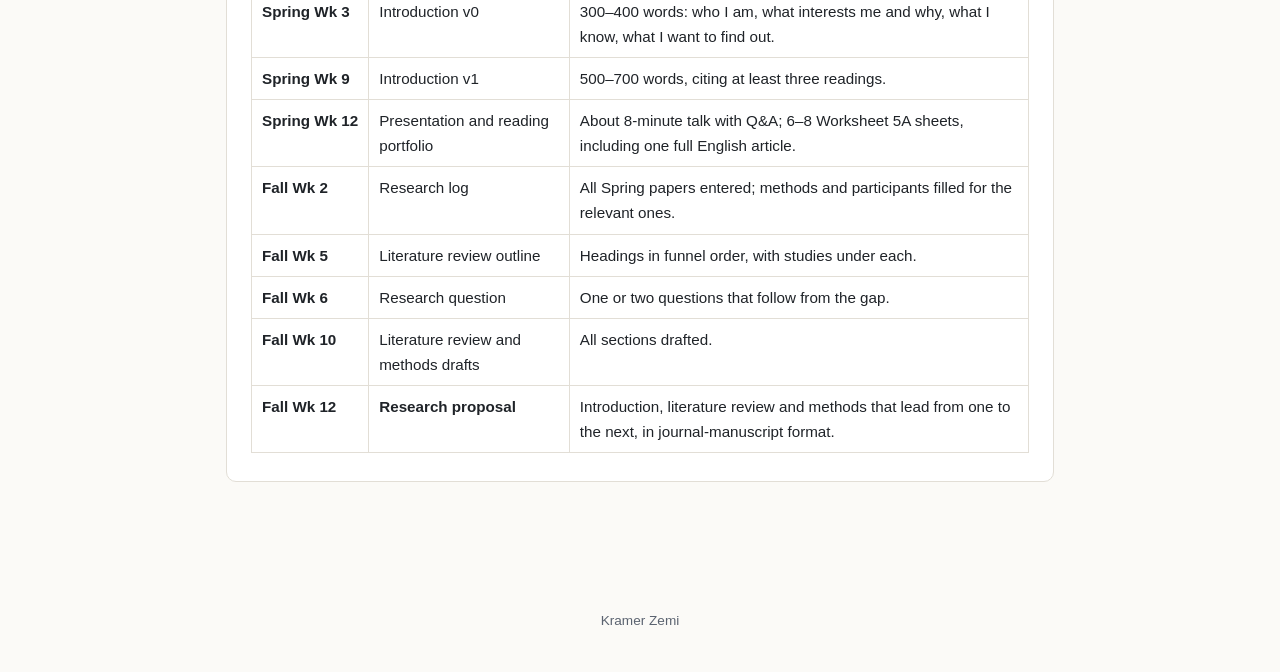
<file: year1.html>
<!doctype html>
<html lang="en">
<head>
<meta charset="utf-8">
<meta name="viewport" content="width=device-width, initial-scale=1">
<title>Year 1 Schedule</title>
<meta name="description" content="Week-by-week schedule for the first year of the applied linguistics zemi.">
<link rel="stylesheet" href="assets/style.css">
</head>
<body>
<header class="site-header"><div class="inner">
  <a class="brand" href="index.html">Kramer Zemi</a>
  <nav class="site-nav">
    <a href="index.html">Home</a>
    <a href="year1.html" aria-current="page">Year 1 schedule</a>
    <a href="summary-guide.html">Summary guide</a>
    <a href="research-log.html">Research log</a>
    <a href="presentation.html">Spring presentation</a>
    <a href="ground-rules.html">Ground rules</a>
  </nav>
</div></header>

<main class="wrap">
<div class="page-head">
  <h1>Year 1 schedule</h1>
  <p>12 classes each semester · from your first introduction to a complete research proposal</p>
  <nav class="toc">
    <a href="#spring">Spring</a>
    <a href="#fall">Fall</a>
    <a href="#deadlines">Main deadlines</a>
    <button class="btn" onclick="window.print()">Print</button>
  </nav>
</div>

<section>
  <h2>The year in brief</h2>
  <p>Every week in both semesters, you read one paper and complete a <a href="summary-guide.html">Worksheet 5A</a> sheet. In <strong>Spring</strong>, you build your reading skills and write a first introduction. In <strong>Fall</strong>, you turn your summaries into a literature review, design your methods, and finish the year with a <strong>research proposal</strong>: introduction, literature review and methods.</p>
  <p class="jp">両学期とも、毎週論文を1本読み、ワークシート5Aを書きます。春学期は読む力をつけ、序論の最初の版を書きます。秋学期は要約を文献レビューにまとめ、研究方法を決めて、年度末に研究計画書（序論・文献レビュー・研究方法）を提出します。</p>
</section>

<section id="spring">
  <h2>Spring</h2>
  <p>Reading moves from easy to hard: abstracts, then Japanese full papers and one-page OASIS summaries, then one full English article.</p>
  <div class="table-wrap">
  <table>
    <thead><tr><th>Wk</th><th>Focus</th><th>In class</th><th>Homework</th></tr></thead>
    <tbody>
      <tr><td class="wk">1</td><td>Who am I as a language learner?</td><td>Orientation and ground rules. What is applied linguistics? Freewrite on your language learning history.</td><td>Write “Who I am as a language learner” (about 150 words, English).</td></tr>
      <tr><td class="wk">2</td><td>What interests me, and why?</td><td>A map of applied linguistics topics. Interest inventory: choose three topics.</td><td>Write “What interests me and why” (150–200 words).</td></tr>
      <tr><td class="wk">3</td><td>What is a research paper?</td><td>The parts of a paper (IMRaD) and what an abstract does. Finding papers: CiNii, J-STAGE, Google Scholar, OASIS.</td><td>Combine pieces 1–2 into <strong>Introduction draft v0</strong> (300–400 words), adding “what I already know” and “what I want to find out”. Find three abstracts on your topic.</td></tr>
      <tr><td class="wk">4</td><td>Abstracts 1: finding the information</td><td>Worksheet 1 with the practice abstract.</td><td>Reading notes (top of 5A) for two Japanese abstracts.</td></tr>
      <tr><td class="wk">5</td><td>Abstracts 2: the six moves</td><td>Worksheet 2 (guided frame) and Worksheet 3 (However and suggests).</td><td>Full 5A for one English abstract.</td></tr>
      <tr><td class="wk">6</td><td>Abstracts 3: your own words</td><td>Worksheet 4 (paraphrasing). Peer-check last week's 5A.</td><td>5A for one Japanese and one English abstract.</td></tr>
      <tr><td class="wk">7</td><td>Japanese full papers</td><td>Research designs: survey, interview, test, experiment. Map a Japanese paper onto IMRaD in pairs.</td><td>5A for one Japanese full paper (summary in English, notes in either language).</td></tr>
      <tr><td class="wk">8</td><td>OASIS summaries</td><td>Compare an OASIS summary with the abstract of the same article. Explain one 5A sheet in 2 minutes.</td><td>5A for two OASIS summaries on your topic.</td></tr>
      <tr><td class="wk">9</td><td>Revisit the introduction</td><td>Compare Intro v0 with what you have read and narrow your topic. How to read a full English article.</td><td>Revise to <strong>Introduction draft v1</strong>, citing at least three readings. Choose a full English article (teacher approves) and take section-by-section notes.</td></tr>
      <tr><td class="wk">10</td><td>Full English article</td><td>Jigsaw by section. Reading a results table without understanding every statistic.</td><td>5A for the full article.</td></tr>
      <tr><td class="wk">11</td><td>Presentation preparation</td><td>Presentation structure and slides. Rehearse in pairs.</td><td>Finish slides; revise Intro v1.</td></tr>
      <tr><td class="wk">12</td><td>Spring presentations</td><td><a href="presentation.html">Presentations</a> and Q&amp;A. Reflection.</td><td>Submit Intro v1 and all 5A sheets.</td></tr>
    </tbody>
  </table>
  </div>
</section>

<section id="fall">
  <h2>Fall</h2>
  <p>Keep reading one new article a week. Your <a href="research-log.html">research log</a> becomes the place where your work builds up.</p>
  <div class="table-wrap">
  <table>
    <thead><tr><th>Wk</th><th>Focus</th><th>In class</th><th>Homework</th></tr></thead>
    <tbody>
      <tr><td class="wk">1</td><td>Set up the research log</td><td>Review Spring presentations. Introduce the research log in Google Sheets; enter one paper together.</td><td>Enter all Spring papers and tag them by topic. 5A for one new article.</td></tr>
      <tr><td class="wk">2</td><td>Methods and participants</td><td>Design, instrument, procedure, participants: find these in a familiar paper.</td><td>Fill the methods and participants tabs for your most relevant papers. 5A for one new article.</td></tr>
      <tr><td class="wk">3</td><td>Connecting studies and instruments</td><td>Worksheet 6: connecting two studies. How to find an instrument.</td><td>5A for one new article. One connecting paragraph. Find the full instrument for one study.</td></tr>
      <tr><td class="wk">4</td><td>Synthesis matrix and grouping</td><td>Worksheet 7: themes and the synthesis matrix. Group studies into sections.</td><td>Complete the matrix. <strong>Literature review outline v1</strong>.</td></tr>
      <tr><td class="wk">5</td><td>The upside-down funnel</td><td>Analyse a published literature review layer by layer.</td><td>Put your outline in funnel order and mark the gap. 5A for one new article.</td></tr>
      <tr><td class="wk">6</td><td>From gap to research question</td><td>What makes a question answerable for an undergraduate?</td><td><strong>Research question draft</strong>. 5A for one new article.</td></tr>
      <tr><td class="wk">7</td><td>Writing a literature review section</td><td>Turn 5A paragraphs and connecting paragraphs into one section.</td><td>Draft your first literature review section.</td></tr>
      <tr><td class="wk">8</td><td>Choosing a method</td><td>Sort your methods tab: which designs answer questions like yours?</td><td>Method plan (bullet points).</td></tr>
      <tr><td class="wk">9</td><td>Participants, ethics and access</td><td>Who can you realistically recruit? Consent and permission.</td><td>Methods draft: participants and instruments.</td></tr>
      <tr><td class="wk">10</td><td>Peer review; procedure and analysis</td><td>Exchange literature review drafts. Planning data collection and analysis.</td><td>Finish the literature review draft. Methods draft: procedure and analysis.</td></tr>
      <tr><td class="wk">11</td><td>Assembling the proposal</td><td>Does the introduction lead to the gap, the gap to the question, and the question to the method?</td><td>Introduction v2 and full proposal draft.</td></tr>
      <tr><td class="wk">12</td><td>Proposal submission</td><td>Short proposal talks (optional) and feedback.</td><td>Submit the <strong>research proposal</strong>.</td></tr>
    </tbody>
  </table>
  </div>
</section>

<section id="deadlines">
  <h2>Main deadlines</h2>
  <div class="table-wrap">
  <table>
    <thead><tr><th>When</th><th>What</th><th>What counts as done</th></tr></thead>
    <tbody>
      <tr><td class="row-name">Spring Wk 3</td><td>Introduction v0</td><td>300–400 words: who I am, what interests me and why, what I know, what I want to find out.</td></tr>
      <tr><td class="row-name">Spring Wk 9</td><td>Introduction v1</td><td>500–700 words, citing at least three readings.</td></tr>
      <tr><td class="row-name">Spring Wk 12</td><td>Presentation and reading portfolio</td><td>About 8-minute talk with Q&amp;A; 6–8 Worksheet 5A sheets, including one full English article.</td></tr>
      <tr><td class="row-name">Fall Wk 2</td><td>Research log</td><td>All Spring papers entered; methods and participants filled for the relevant ones.</td></tr>
      <tr><td class="row-name">Fall Wk 5</td><td>Literature review outline</td><td>Headings in funnel order, with studies under each.</td></tr>
      <tr><td class="row-name">Fall Wk 6</td><td>Research question</td><td>One or two questions that follow from the gap.</td></tr>
      <tr><td class="row-name">Fall Wk 10</td><td>Literature review and methods drafts</td><td>All sections drafted.</td></tr>
      <tr><td class="row-name">Fall Wk 12</td><td><strong>Research proposal</strong></td><td>Introduction, literature review and methods that lead from one to the next, in journal-manuscript format.</td></tr>
    </tbody>
  </table>
  </div>
</section>
</main>

<footer class="site-footer">Kramer Zemi</footer>
</body>
</html>
</file>
<file: assets/style.css>
:root {
  --bg: #fbfaf7;
  --surface: #ffffff;
  --text: #1f2328;
  --muted: #5b6370;
  --line: #e2ded6;
  --accent: #2f5d8a;
  --accent-soft: #e8eff6;
  --hl: #fff4d6;
  --starter: #808080;
  --done: #2e7d4f;
  --radius: 10px;
  --font: "Helvetica Neue", Arial, "Hiragino Sans", "Hiragino Kaku Gothic ProN", "Noto Sans JP", Meiryo, sans-serif;
}
@media (prefers-color-scheme: dark) {
  :root {
    --bg: #16191d;
    --surface: #1e2227;
    --text: #e6e8eb;
    --muted: #9aa3ad;
    --line: #333941;
    --accent: #8db8e2;
    --accent-soft: #233140;
    --hl: #3a3320;
    --starter: #8a929b;
    --done: #6cc192;
  }
}
* { box-sizing: border-box; }
html { scroll-behavior: smooth; }
body {
  margin: 0;
  background: var(--bg);
  color: var(--text);
  font-family: var(--font);
  font-size: 17px;
  line-height: 1.65;
}
a { color: var(--accent); }

/* site header */
.site-header {
  background: var(--surface);
  border-bottom: 1px solid var(--line);
}
.site-header .inner {
  max-width: 980px; margin: 0 auto; padding: 12px 16px;
  display: flex; flex-wrap: wrap; align-items: center; gap: 8px 20px;
}
.brand { font-weight: 700; color: var(--text); text-decoration: none; font-size: 1.05rem; }
.site-nav { display: flex; flex-wrap: wrap; gap: 4px; }
.site-nav a {
  padding: 5px 10px; border-radius: 999px; text-decoration: none;
  color: var(--muted); font-size: 0.92rem; font-weight: 600;
}
.site-nav a:hover { color: var(--accent); background: var(--accent-soft); }
.site-nav a[aria-current="page"] { color: var(--accent); background: var(--accent-soft); }

.wrap { max-width: 860px; margin: 0 auto; padding: 32px 16px 80px; }
.page-head h1 { font-size: 2rem; line-height: 1.25; margin: 0 0 8px; }
.page-head p { color: var(--muted); margin: 0 0 20px; }

nav.toc { display: flex; flex-wrap: wrap; gap: 8px; margin: 0 0 32px; }
nav.toc a {
  display: inline-block; padding: 6px 12px; border-radius: 999px;
  background: var(--accent-soft); color: var(--accent);
  text-decoration: none; font-size: 0.9rem; font-weight: 600;
}
nav.toc a:hover { text-decoration: underline; }

section {
  background: var(--surface);
  border: 1px solid var(--line);
  border-radius: var(--radius);
  padding: 24px 24px 12px;
  margin: 0 0 24px;
  scroll-margin-top: 16px;
}
h2 { font-size: 1.4rem; margin: 0 0 12px; color: var(--accent); }
h2 .num {
  display: inline-flex; align-items: center; justify-content: center;
  width: 1.7em; height: 1.7em; border-radius: 50%;
  background: var(--accent); color: var(--surface);
  font-size: 0.8em; margin-right: 8px; vertical-align: 2px;
}
h3 { font-size: 1.1rem; margin: 28px 0 8px; }
.jp { color: var(--muted); font-size: 0.95rem; }
.box-label {
  display: inline-block; font-size: 0.8rem; font-weight: 700;
  text-transform: uppercase; letter-spacing: 0.04em;
  color: var(--muted); margin-bottom: 2px;
}
.frame {
  background: var(--hl);
  border-left: 4px solid var(--accent);
  padding: 10px 14px;
  border-radius: 6px;
  margin: 4px 0 12px;
}
.frame .starter { color: var(--starter); font-style: italic; }
.table-wrap { overflow-x: auto; margin: 12px 0 16px; }
table { border-collapse: collapse; width: 100%; font-size: 0.95rem; }
th, td { border: 1px solid var(--line); padding: 8px 10px; text-align: left; vertical-align: top; }
th { background: var(--accent-soft); }
td.row-name { font-weight: 600; white-space: nowrap; }
td.wk { font-weight: 700; text-align: center; white-space: nowrap; }
blockquote {
  margin: 12px 0 16px; padding: 14px 18px;
  border-left: 4px solid var(--line);
  background: var(--bg); border-radius: 6px;
}
.ref { padding-left: 2em; text-indent: -2em; }
.tip {
  background: var(--accent-soft); border-radius: 6px;
  padding: 10px 14px; margin: 12px 0 16px; font-size: 0.95rem;
}

/* research log tabs shown as spreadsheet columns */
table.sheet-cols { min-width: 640px; }
table.sheet-cols th { white-space: nowrap; }
table.sheet-cols td { font-size: 0.9rem; }

/* cards on the home page */
.cards { display: grid; grid-template-columns: repeat(auto-fit, minmax(230px, 1fr)); gap: 16px; margin: 0 0 24px; }
.card {
  display: block; background: var(--surface); border: 1px solid var(--line);
  border-radius: var(--radius); padding: 16px 18px; text-decoration: none; color: var(--text);
}
.card:hover { border-color: var(--accent); }
.card strong { display: block; color: var(--accent); margin-bottom: 4px; }
.card span { color: var(--muted); font-size: 0.92rem; }

/* milestone list */
ol.milestones { list-style: none; padding: 0; margin: 8px 0 16px; counter-reset: ms; }
ol.milestones li {
  counter-increment: ms;
  border: 1px solid var(--line); border-radius: 8px;
  padding: 10px 12px; margin-bottom: 8px; background: var(--bg);
}
ol.milestones label { display: flex; gap: 12px; align-items: flex-start; cursor: pointer; }
ol.milestones input { margin-top: 5px; width: 18px; height: 18px; flex: none; accent-color: var(--done); }
ol.milestones .when { display: block; font-size: 0.85rem; font-weight: 700; color: var(--muted); }
ol.milestones .what { display: block; font-size: 0.92rem; color: var(--muted); }
ol.milestones li.done { border-color: var(--done); }
ol.milestones li.done .title { text-decoration: line-through; color: var(--muted); }
.progress { font-weight: 700; color: var(--done); }

/* map of the worksheet */
.sheet {
  max-width: 380px; margin: 8px auto 16px;
  border: 1px solid var(--line); border-radius: 6px;
  background: var(--bg); padding: 14px; font-size: 0.85rem;
}
.sheet .top { color: var(--muted); border-bottom: 1px dashed var(--line); padding-bottom: 6px; margin-bottom: 10px; }
.sheet a {
  display: flex; align-items: center; gap: 10px;
  border: 1px solid var(--line); border-radius: 6px;
  background: var(--surface); color: var(--text);
  text-decoration: none; padding: 8px 10px; margin-bottom: 8px;
}
.sheet a:hover { border-color: var(--accent); }
.sheet a .n {
  flex: none; width: 1.6em; height: 1.6em; border-radius: 50%;
  background: var(--accent); color: var(--surface);
  display: inline-flex; align-items: center; justify-content: center; font-weight: 700;
}
.sheet a.tall { min-height: 92px; }
.sheet a.mid { min-height: 64px; }
.sheet small { color: var(--muted); display: block; }

ul.check { list-style: none; padding-left: 0; }
ul.check li { margin: 10px 0; }
ul.check label { display: flex; gap: 10px; align-items: flex-start; cursor: pointer; }
ul.check input { margin-top: 6px; width: 18px; height: 18px; flex: none; }
ul.check .why { display: block; color: var(--muted); font-size: 0.92rem; }

.btn {
  display: inline-block; font: inherit; font-size: 0.9rem; font-weight: 600;
  padding: 6px 14px; border-radius: 999px; cursor: pointer; text-decoration: none;
  border: 1px solid var(--accent); background: transparent; color: var(--accent);
}
.btn.solid { background: var(--accent); color: var(--surface); }
.site-footer { color: var(--muted); font-size: 0.85rem; text-align: center; padding: 24px 16px 40px; }

@media (max-width: 600px) {
  body { font-size: 16px; }
  .page-head h1 { font-size: 1.6rem; }
  section { padding: 18px 16px 8px; }
  td.row-name { white-space: normal; }
}
@media print {
  :root { --bg: #fff; --surface: #fff; --hl: #f3f3f3; --accent-soft: #eee; --text: #000; }
  .site-header, nav.toc, .btn, .site-footer { display: none; }
  section { border: none; padding: 0; }
  h2 { break-after: avoid; }
}
</file>
